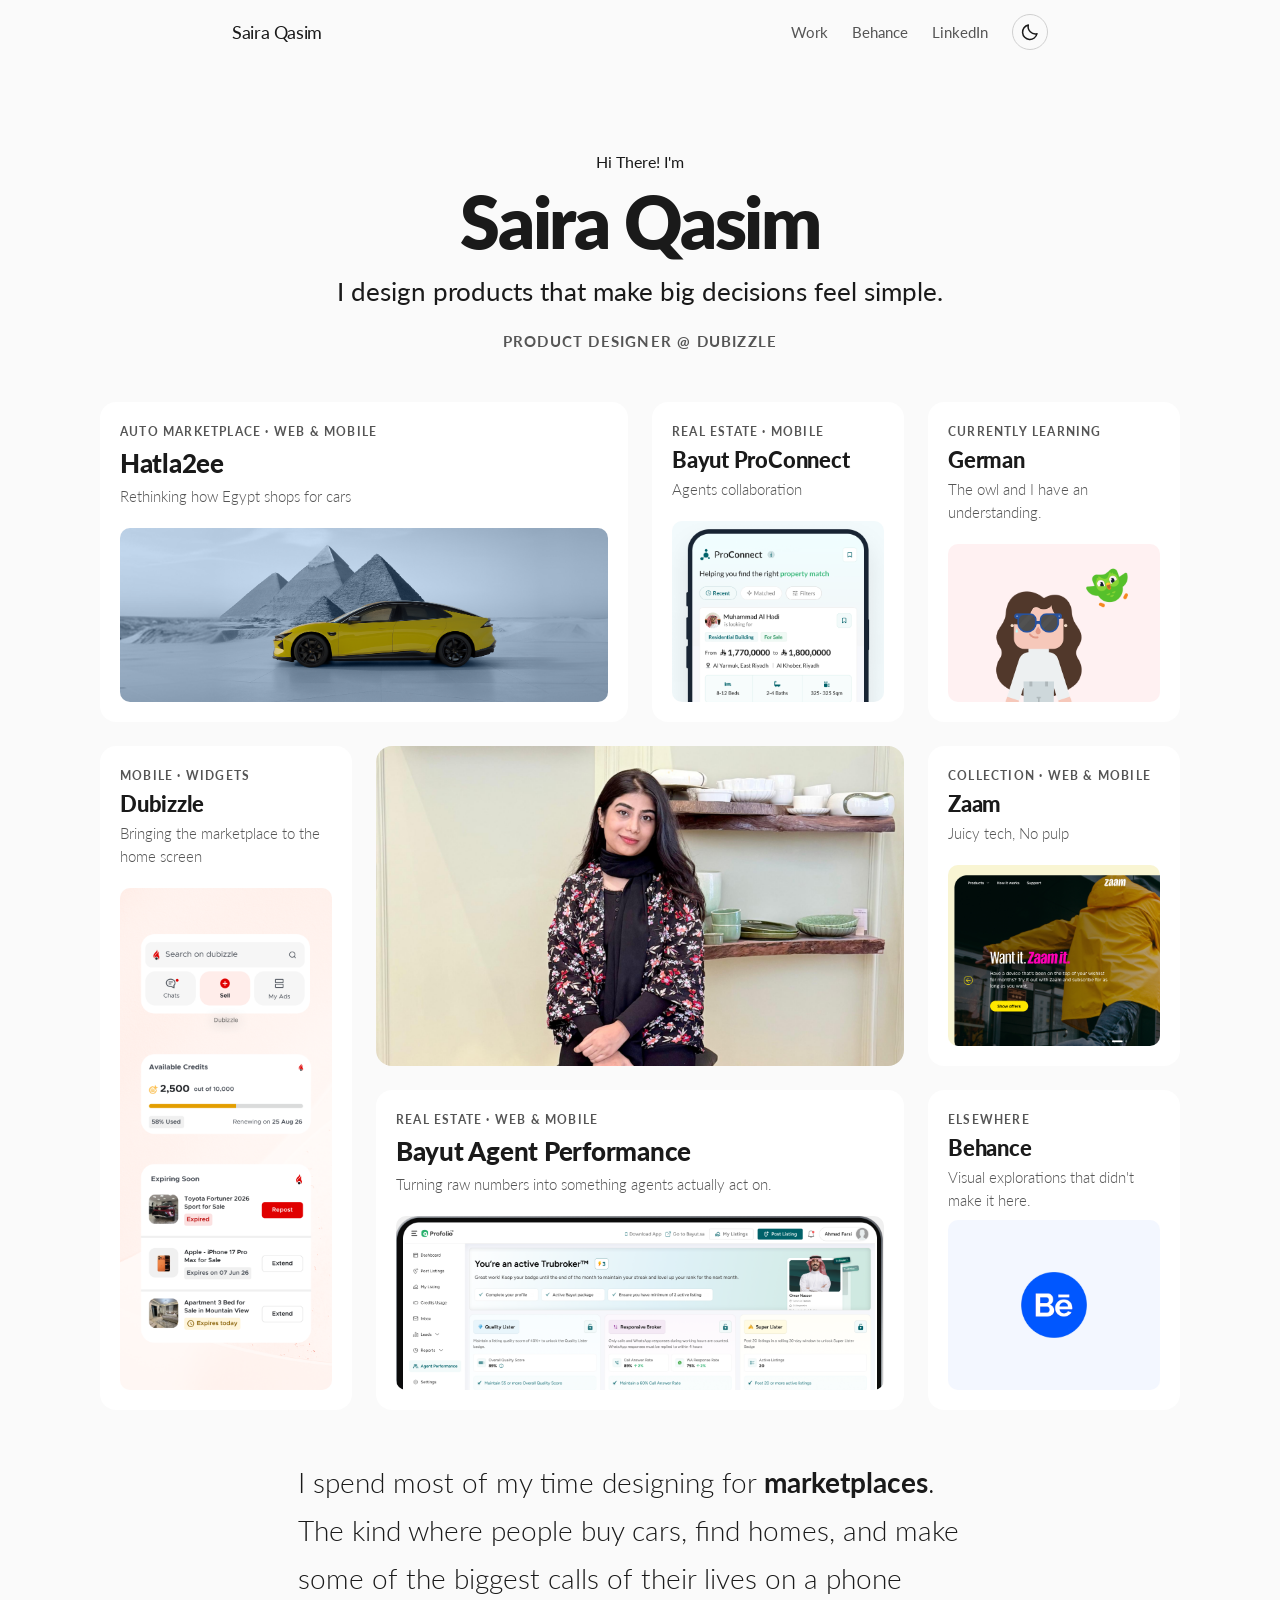
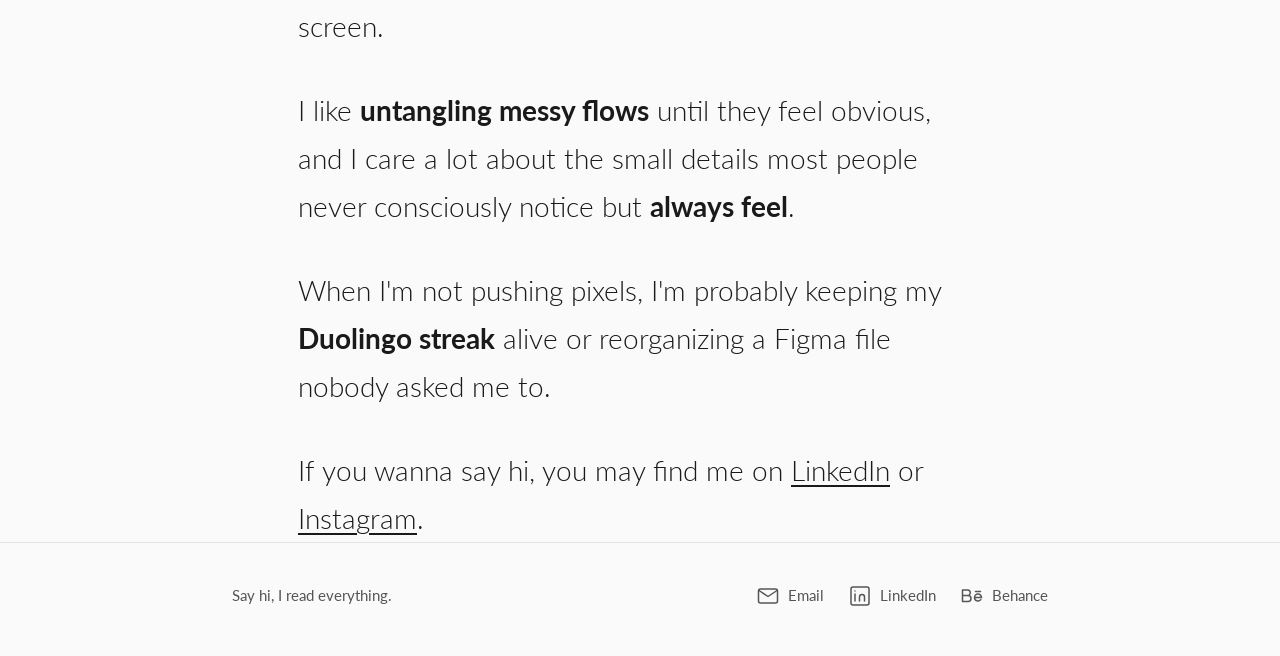
<file: index.html>
<!DOCTYPE html>
<html lang="en">
<head>
  <meta charset="UTF-8">
  <meta name="viewport" content="width=device-width, initial-scale=1.0">
  <title>Saira Qasim, Product Designer</title>
  <meta name="description" content="Saira Qasim is a product designer working on marketplaces, cars, homes, and the big decisions people make on a phone screen.">
  <!-- Apply saved theme before first paint (prevents flash of wrong theme) -->
  <script>
    (function(){try{var t=localStorage.getItem("theme")||(matchMedia("(prefers-color-scheme: dark)").matches?"dark":"light");document.documentElement.setAttribute("data-theme",t)}catch(e){}})();
  </script>
  <link rel="preconnect" href="https://fonts.googleapis.com">
  <link rel="preconnect" href="https://fonts.gstatic.com" crossorigin>
  <link href="https://fonts.googleapis.com/css2?family=Lato:wght@300;400;700;800;900&display=swap" rel="stylesheet">
  <link rel="stylesheet" href="styles.css">
</head>
<body>
  <a class="skip-link" href="#main">Skip to content</a>

  <header class="site-header">
    <div class="wrap">
      <a class="logo" href="index.html">Saira Qasim</a>
      <nav class="site-nav" aria-label="Main">
        <a href="#work">Work</a>
        <a href="https://www.behance.net/syraqasim1a912" target="_blank" rel="noopener">Behance</a>
        <a href="https://www.linkedin.com/in/saira-qasim/" target="_blank" rel="noopener">LinkedIn</a>
        <button class="theme-toggle" type="button" aria-label="Switch to dark mode">
          <svg class="icon-moon" viewBox="0 0 20 20" aria-hidden="true">
            <path d="M17 11.7A7.3 7.3 0 0 1 8.3 3 7.3 7.3 0 1 0 17 11.7Z" stroke-linejoin="round"/>
          </svg>
          <svg class="icon-sun" viewBox="0 0 20 20" aria-hidden="true">
            <circle cx="10" cy="10" r="4"/>
            <path d="M10 1v2M10 17v2M1 10h2M17 10h2M3.6 3.6l1.4 1.4M15 15l1.4 1.4M16.4 3.6L15 5M5 15l-1.4 1.4" stroke-linecap="round"/>
          </svg>
        </button>
      </nav>
    </div>
  </header>

  <main id="main" class="home-main">

    <!-- ============ Hero ============ -->
    <section class="hero">
      <p class="greeting">Hi There! I'm</p>
      <h1>Saira Qasim</h1>
      <p class="positioning">I design products that make big decisions feel simple.</p>
      <p class="role">Product Designer @ Dubizzle</p>
    </section>

    <!-- ============ Bento grid ============
         4 × 252px columns, 24px gaps, 320px rows.
         Row 1: Hatla2ee (×2) · ProConnect · German
         Row 2: Dubizzle (tall) · Photo (×2) · Zaam
         Row 3:      ↑         · Agent Performance (×2) · Behance
    -->
    <section id="work" class="bento">

      <!-- Hatla2ee, 528 × 320 -->
      <a class="card card--w2 card--hatla2ee" href="projects/hatla2ee.html">
        <div class="card-text">
          <span class="card-tag">Auto marketplace · Web &amp; Mobile</span>
          <h2 class="card-title">Hatla2ee</h2>
          <p class="card-desc">Rethinking how Egypt shops for cars</p>
        </div>
        <div class="card-media">
          <!-- Figma asset: "Remove Mountains or hills and add pyramids of Egypt in the background.png"
               + bg_removal [Background removed].png, tinted #22374D -->
          <img src="assets/Hatla2ee.png" alt="Hatla2ee, yellow sports car in front of the pyramids of Egypt">
        </div>
      </a>

      <!-- Bayut ProConnect, 252 × 320 -->
      <a class="card card--proconnect" href="projects/proconnect.html">
        <div class="card-text">
          <span class="card-tag">Real estate · Mobile</span>
          <h2 class="card-title">Bayut ProConnect</h2>
          <p class="card-desc">Agents collaboration</p>
        </div>
        <div class="card-media">
          <!-- Figma: iPhone 15 Pro mockup, ProConnect community feed -->
          <img class="art-light" src="assets/Proconnect.png" alt="Bayut ProConnect community feed on an iPhone">
          <img class="art-dark" src="assets/Proconnect%20-%20dark.png" alt="" aria-hidden="true">
        </div>
      </a>

      <!-- Currently learning German, 252 × 320 -->
      <a class="card card--german" href="https://www.duolingo.com/profile/SyraQasim"
         target="_blank" rel="noopener" data-cursor="Follow me on Duolingo">
        <div class="card-text">
          <span class="card-tag">Currently Learning</span>
          <h2 class="card-title">German</h2>
          <p class="card-desc">The owl and I have an understanding.</p>
        </div>
        <div class="card-media">
          <!-- Figma: Duo owl (bg removed) + streak flame -->
          <img class="art-light" src="assets/Duolingo.png" alt="Duolingo owl and streak counter">
          <img class="art-dark" src="assets/Duolingo%20-%20dark.png" alt="" aria-hidden="true">
        </div>
      </a>

      <!-- dubizzle widgets, 252 × 664 (spans two rows) -->
      <a class="card card--h2 card--dubizzle" href="projects/home-screen-widgets.html">
        <div class="card-text">
          <span class="card-tag">Mobile · Widgets</span>
          <h2 class="card-title">Dubizzle</h2>
          <p class="card-desc">Bringing the marketplace to the home screen</p>
        </div>
        <div class="card-media">
          <!-- Figma: iOS home screen wallpaper + three widget layers -->
          <img class="art-light" src="assets/Dubizzle%20widgets.png" alt="dubizzle widgets on an iOS home screen">
          <img class="art-dark" src="assets/Dubizzle%20widgets%20-%20dark.png" alt="" aria-hidden="true">
        </div>
      </a>

      <!-- Photo, 528 × 320, image only -->
      <div class="card card--w2 card--photo">
        <img src="assets/Saira%20profile.png" alt="Saira Qasim">
      </div>

      <!-- Zaam, 252 × 320 -->
      <a class="card card--zaam" href="projects/zaam.html">
        <div class="card-text">
          <span class="card-tag">Collection · Web &amp; Mobile</span>
          <h2 class="card-title">Zaam</h2>
          <p class="card-desc">Juicy tech, No pulp</p>
        </div>
        <div class="card-media">
          <!-- Figma: Zaam site banner, "Want it. Zaam it." -->
          <img class="art-light" src="assets/Zaam.png" alt="Zaam website banner, Want it. Zaam it.">
          <img class="art-dark" src="assets/Zaam%20-%20dark.png" alt="" aria-hidden="true">
        </div>
      </a>

      <!-- Bayut Agent Performance, 528 × 320 -->
      <a class="card card--w2 card--agent" href="projects/agent-performance.html">
        <div class="card-text">
          <span class="card-tag">Real estate · Web &amp; Mobile</span>
          <h2 class="card-title">Bayut Agent Performance</h2>
          <p class="card-desc">Turning raw numbers into something agents actually act on.</p>
        </div>
        <div class="card-media">
          <!-- Figma: laptop mockup, "Agent Performance - unLocked State.png" -->
          <img src="assets/Agent%20performance.png" alt="Bayut Agent Performance dashboard on a laptop">
        </div>
      </a>

      <!-- Behance, 252 × 320 -->
      <a class="card card--behance" href="https://www.behance.net/syraqasim1a912"
         target="_blank" rel="noopener" data-cursor="Follow me on Behance">
        <div class="card-text">
          <span class="card-tag">Elsewhere</span>
          <h2 class="card-title">Behance</h2>
          <p class="card-desc">Visual explorations that didn't make it here.</p>
        </div>
        <div class="card-media">
          <!-- Figma: Behance mark, 82 × 82, centered -->
          <img class="art-light" src="assets/Behance.png" alt="Behance logo">
          <img class="art-dark" src="assets/Behance%20-%20dark.png" alt="" aria-hidden="true">
        </div>
      </a>

    </section>

    <!-- ============ Bio ============
         Broken into beats rather than one block, with <strong> carrying the
         emphasis. Lato has no 500, so emphasis steps 300 → 700. -->
    <section class="bio">
      <p>
        I spend most of my time designing for <strong>marketplaces</strong>. The kind
        where people buy cars, find homes, and make some of the biggest calls of their
        lives on a phone screen.
      </p>

      <p>
        I like <strong>untangling messy flows</strong> until they feel obvious, and I
        care a lot about the small details most people never consciously notice but
        <strong>always feel</strong>.
      </p>

      <p>
        When I'm not pushing pixels, I'm probably keeping my
        <strong>Duolingo streak</strong> alive or reorganizing a Figma file nobody
        asked me to.
      </p>

      <p>
        If you wanna say hi, you may find me on
        <a href="https://www.linkedin.com/in/saira-qasim/" target="_blank" rel="noopener">LinkedIn</a>
        or <a href="https://www.instagram.com/syraphicss/" target="_blank" rel="noopener">Instagram</a>.
      </p>
    </section>

  </main>

  <!-- ============ Footer ============ -->
  <footer class="site-footer">
    <div class="wrap">
      <p class="footer-note">Say hi, I read everything.</p>
      <nav class="footer-links" aria-label="Contact and profiles">
        <a href="mailto:hello@sairaqasim.com">
          <svg viewBox="0 0 24 24" aria-hidden="true">
            <rect x="2.5" y="5" width="19" height="14" rx="2"/>
            <path d="m3 6.5 9 6 9-6" stroke-linecap="round" stroke-linejoin="round"/>
          </svg>
          Email
        </a>
        <a href="https://www.linkedin.com/in/saira-qasim/" target="_blank" rel="noopener">
          <svg viewBox="0 0 24 24" aria-hidden="true">
            <rect x="3" y="3" width="18" height="18" rx="2"/>
            <path d="M7 10v7M7 7v.01M11.5 17v-4a2.5 2.5 0 0 1 5 0v4" stroke-linecap="round"/>
          </svg>
          LinkedIn
        </a>
        <a href="https://www.behance.net/syraqasim1a912" target="_blank" rel="noopener">
          <svg viewBox="0 0 24 24" aria-hidden="true">
            <path d="M2.5 6h5a2.75 2.75 0 0 1 0 5.5h-5V6ZM2.5 11.5h5.5a3 3 0 0 1 0 6H2.5v-6Z" stroke-linejoin="round"/>
            <path d="M14.5 13.5h7a3.5 3.5 0 0 0-7 0 3.5 3.5 0 0 0 6.3 2.1M15.5 7.5h5" stroke-linecap="round"/>
          </svg>
          Behance
        </a>
      </nav>
    </div>
  </footer>

  <script src="script.js"></script>
</body>
</html>
</file>
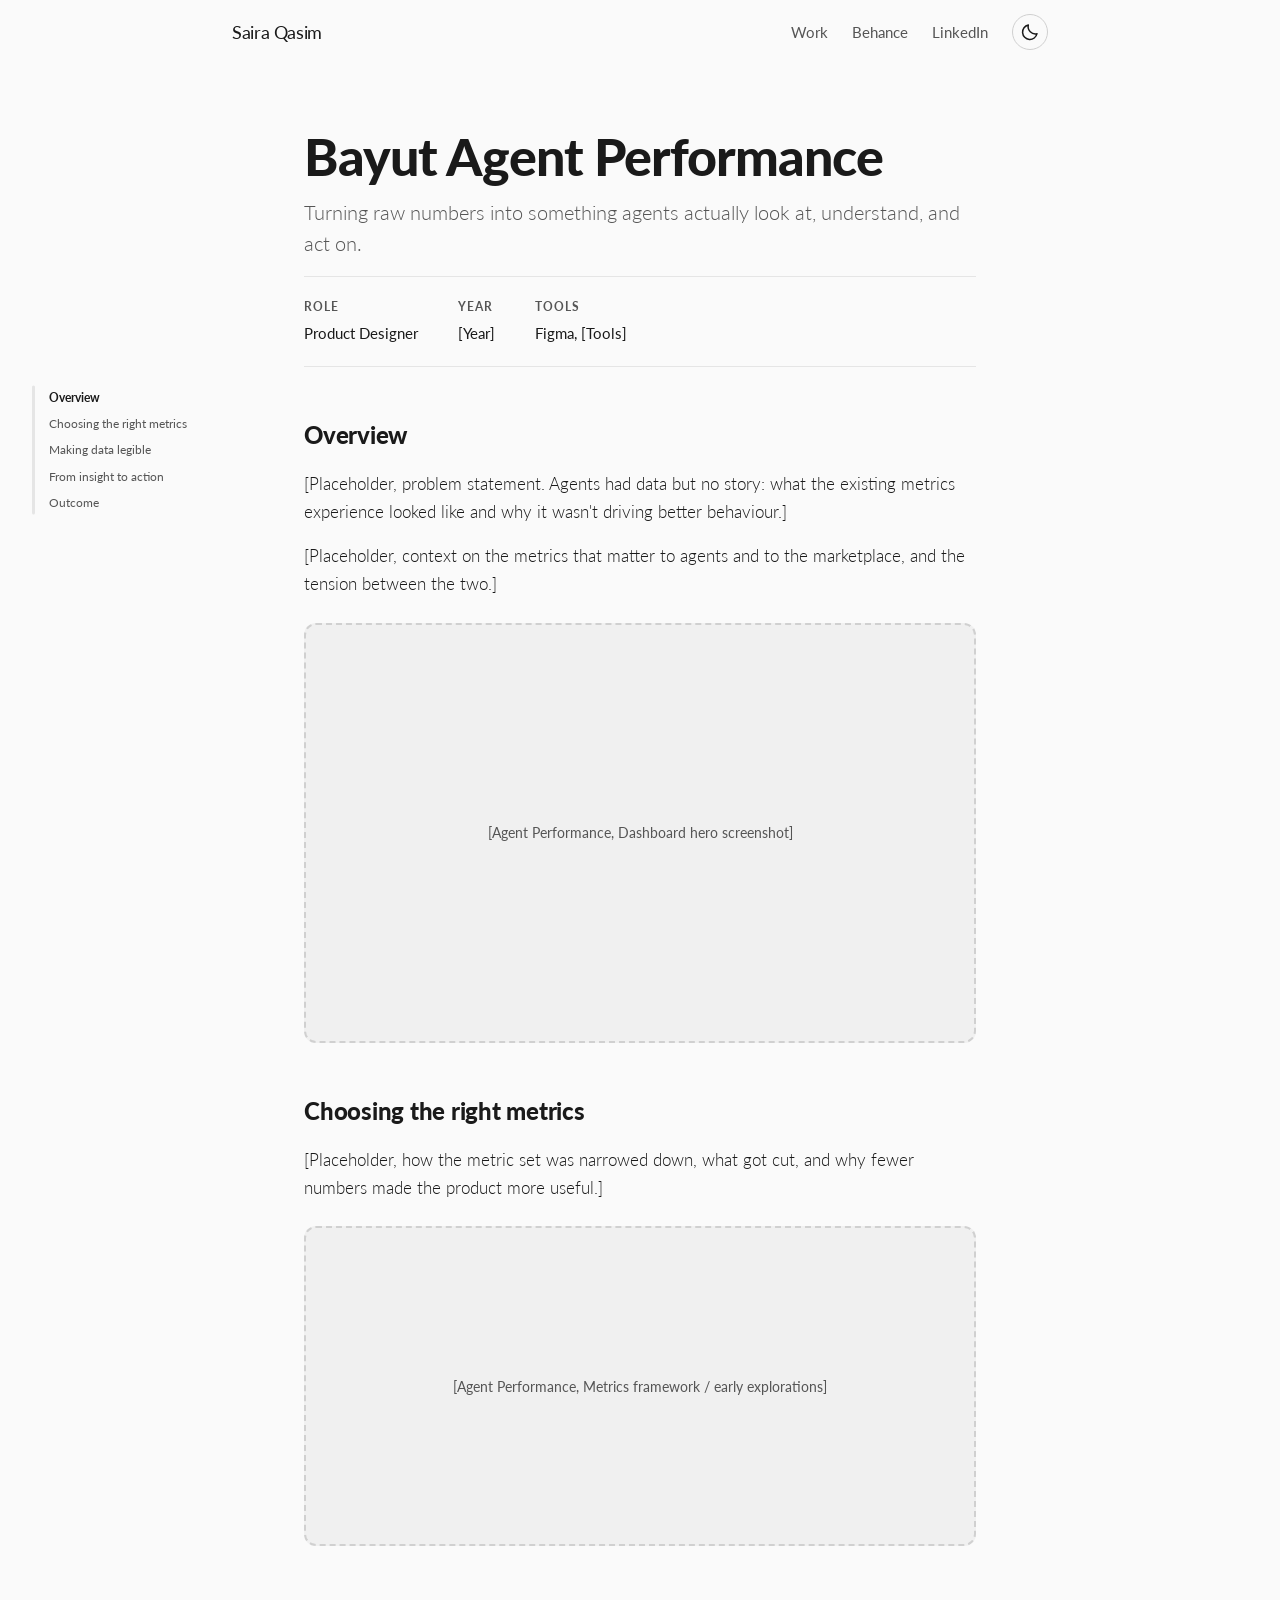
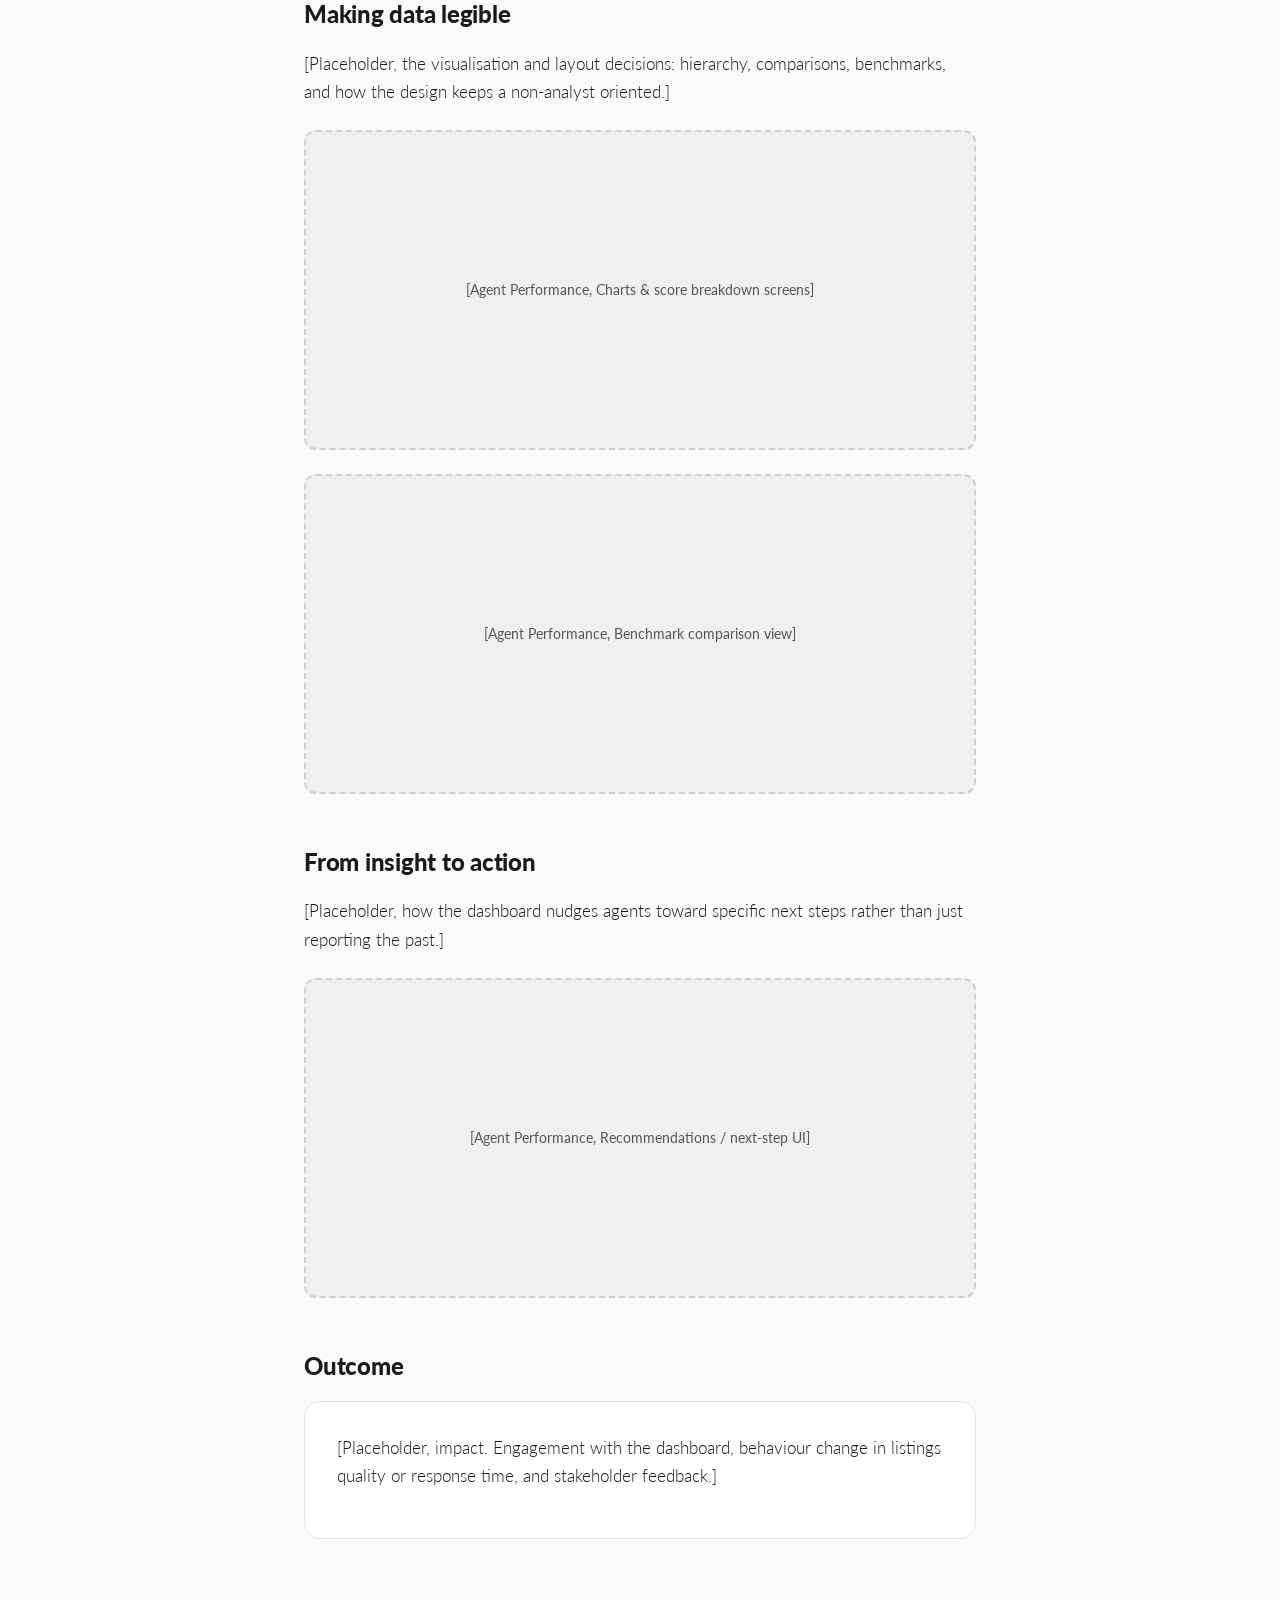
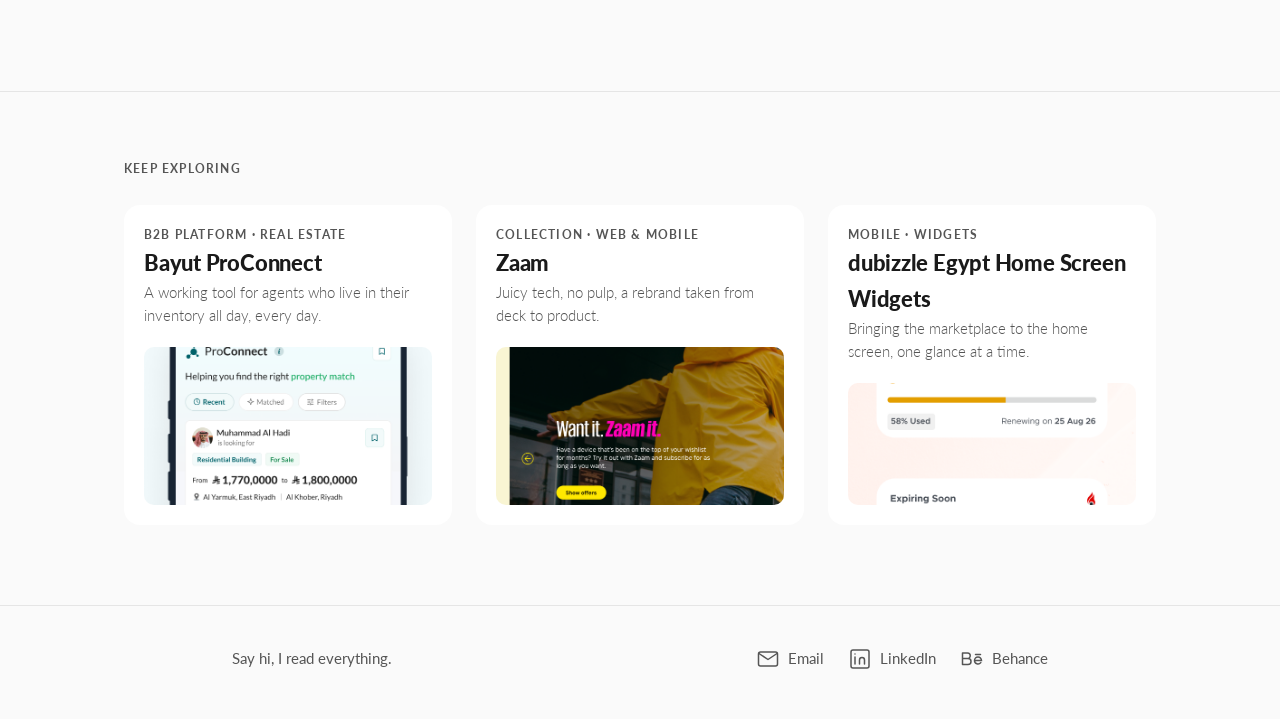
<file: projects/agent-performance.html>
<!DOCTYPE html>
<html lang="en">
<head>
  <meta charset="UTF-8">
  <meta name="viewport" content="width=device-width, initial-scale=1.0">
  <title>Bayut Agent Performance, Saira Qasim</title>
  <meta name="description" content="Case study: designing the Bayut Agent Performance dashboard.">
  <!-- Apply saved theme before first paint (prevents flash of wrong theme) -->
  <script>
    (function(){try{var t=localStorage.getItem("theme")||(matchMedia("(prefers-color-scheme: dark)").matches?"dark":"light");document.documentElement.setAttribute("data-theme",t)}catch(e){}})();
  </script>
  <link rel="preconnect" href="https://fonts.googleapis.com">
  <link rel="preconnect" href="https://fonts.gstatic.com" crossorigin>
  <link href="https://fonts.googleapis.com/css2?family=Lato:wght@300;400;700;800;900&display=swap" rel="stylesheet">
  <link rel="stylesheet" href="../styles.css">
</head>
<body>
  <a class="skip-link" href="#main">Skip to content</a>

  <!-- Reading progress: vertical sidebar on desktop, top bar on mobile -->
  <div class="read-progress" aria-hidden="true"><div class="read-progress-fill"></div></div>

  <header class="site-header">
    <div class="wrap">
      <a class="logo" href="../index.html">Saira Qasim</a>
      <nav class="site-nav" aria-label="Main">
        <a href="../index.html#work">Work</a>
        <a href="https://www.behance.net/syraqasim1a912" target="_blank" rel="noopener">Behance</a>
        <a href="https://www.linkedin.com/in/saira-qasim/" target="_blank" rel="noopener">LinkedIn</a>
        <button class="theme-toggle" type="button" aria-label="Switch to dark mode">
          <svg class="icon-moon" viewBox="0 0 20 20" aria-hidden="true">
            <path d="M17 11.7A7.3 7.3 0 0 1 8.3 3 7.3 7.3 0 1 0 17 11.7Z" stroke-linejoin="round"/>
          </svg>
          <svg class="icon-sun" viewBox="0 0 20 20" aria-hidden="true">
            <circle cx="10" cy="10" r="4"/>
            <path d="M10 1v2M10 17v2M1 10h2M17 10h2M3.6 3.6l1.4 1.4M15 15l1.4 1.4M16.4 3.6L15 5M5 15l-1.4 1.4" stroke-linecap="round"/>
          </svg>
        </button>
      </nav>
    </div>
  </header>

  <main id="main">
    <article class="case">

      <!-- ===== Title / summary / meta ===== -->
      <header class="case-header">
        <h1>Bayut Agent Performance</h1>
        <p class="case-summary">Turning raw numbers into something agents actually look at, understand, and act on.</p>
        <dl class="case-meta">
          <div><dt>Role</dt><dd>Product Designer</dd></div>
          <div><dt>Year</dt><dd>[Year]</dd></div>
          <div><dt>Tools</dt><dd>Figma, [Tools]</dd></div>
        </dl>
      </header>

      <!-- ===== Overview / problem statement (placeholder) ===== -->
      <section aria-labelledby="h-overview">
        <h2 id="h-overview">Overview</h2>
        <p>[Placeholder, problem statement. Agents had data but no story: what the existing metrics experience looked like and why it wasn't driving better behaviour.]</p>
        <p>[Placeholder, context on the metrics that matter to agents and to the marketplace, and the tension between the two.]</p>
        <div class="img-placeholder img-placeholder--wide">[Agent Performance, Dashboard hero screenshot]</div>
      </section>

      <!-- ===== Content section 1 ===== -->
      <section aria-labelledby="h-metrics">
        <h2 id="h-metrics">Choosing the right metrics</h2>
        <p>[Placeholder, how the metric set was narrowed down, what got cut, and why fewer numbers made the product more useful.]</p>
        <div class="img-placeholder">[Agent Performance, Metrics framework / early explorations]</div>
      </section>

      <!-- ===== Content section 2 ===== -->
      <section aria-labelledby="h-visualisation">
        <h2 id="h-visualisation">Making data legible</h2>
        <p>[Placeholder, the visualisation and layout decisions: hierarchy, comparisons, benchmarks, and how the design keeps a non-analyst oriented.]</p>
        <div class="img-placeholder">[Agent Performance, Charts & score breakdown screens]</div>
        <div class="img-placeholder">[Agent Performance, Benchmark comparison view]</div>
      </section>

      <!-- ===== Content section 3 ===== -->
      <section aria-labelledby="h-actions">
        <h2 id="h-actions">From insight to action</h2>
        <p>[Placeholder, how the dashboard nudges agents toward specific next steps rather than just reporting the past.]</p>
        <div class="img-placeholder">[Agent Performance, Recommendations / next-step UI]</div>
      </section>

      <!-- ===== Outcome / impact (placeholder metrics) ===== -->
      <section aria-labelledby="h-outcome">
        <h2 id="h-outcome">Outcome</h2>
        <div class="case-outcome">
          <p>[Placeholder, impact. Engagement with the dashboard, behaviour change in listings quality or response time, and stakeholder feedback.]</p>
        </div>
      </section>

    </article>

    <!-- ===== Explore other projects ===== -->
    <section class="explore" aria-labelledby="h-explore">
      <div class="wrap">
        <h2 class="section-label" id="h-explore">Keep exploring</h2>
        <div class="bento">
          <a class="card card--md" href="proconnect.html">
            <div class="card-text">
              <span class="card-tag">B2B platform · Real estate</span>
              <h3 class="card-title">Bayut ProConnect</h3>
              <p class="card-desc">A working tool for agents who live in their inventory all day, every day.</p>
            </div>
            <div class="card-media"><img src="../assets/Proconnect.png" alt="Bayut ProConnect community feed on an iPhone"></div>
          </a>
          <a class="card card--md" href="zaam.html">
            <div class="card-text">
              <span class="card-tag">Collection · Web &amp; Mobile</span>
              <h3 class="card-title">Zaam</h3>
              <p class="card-desc">Juicy tech, no pulp, a rebrand taken from deck to product.</p>
            </div>
            <div class="card-media"><img src="../assets/Zaam.png" alt="Zaam website banner, Want it. Zaam it."></div>
          </a>
          <a class="card card--md" href="home-screen-widgets.html">
            <div class="card-text">
              <span class="card-tag">Mobile · Widgets</span>
              <h3 class="card-title">dubizzle Egypt Home Screen Widgets</h3>
              <p class="card-desc">Bringing the marketplace to the home screen, one glance at a time.</p>
            </div>
            <div class="card-media"><img src="../assets/Dubizzle%20widgets.png" alt="dubizzle widgets on an iOS home screen"></div>
          </a>
        </div>
      </div>
    </section>
  </main>

  <footer class="site-footer">
    <div class="wrap">
      <p class="footer-note">Say hi, I read everything.</p>
      <nav class="footer-links" aria-label="Contact and profiles">
        <a href="mailto:hello@sairaqasim.com">
          <svg viewBox="0 0 24 24" aria-hidden="true">
            <rect x="2.5" y="5" width="19" height="14" rx="2"/>
            <path d="m3 6.5 9 6 9-6" stroke-linecap="round" stroke-linejoin="round"/>
          </svg>
          Email
        </a>
        <a href="https://www.linkedin.com/in/saira-qasim/" target="_blank" rel="noopener">
          <svg viewBox="0 0 24 24" aria-hidden="true">
            <rect x="3" y="3" width="18" height="18" rx="2"/>
            <path d="M7 10v7M7 7v.01M11.5 17v-4a2.5 2.5 0 0 1 5 0v4" stroke-linecap="round"/>
          </svg>
          LinkedIn
        </a>
        <a href="https://www.behance.net/syraqasim1a912" target="_blank" rel="noopener">
          <svg viewBox="0 0 24 24" aria-hidden="true">
            <path d="M2.5 6h5a2.75 2.75 0 0 1 0 5.5h-5V6ZM2.5 11.5h5.5a3 3 0 0 1 0 6H2.5v-6Z" stroke-linejoin="round"/>
            <path d="M14.5 13.5h7a3.5 3.5 0 0 0-7 0 3.5 3.5 0 0 0 6.3 2.1M15.5 7.5h5" stroke-linecap="round"/>
          </svg>
          Behance
        </a>
      </nav>
    </div>
  </footer>

  <script src="../script.js"></script>
</body>
</html>
</file>
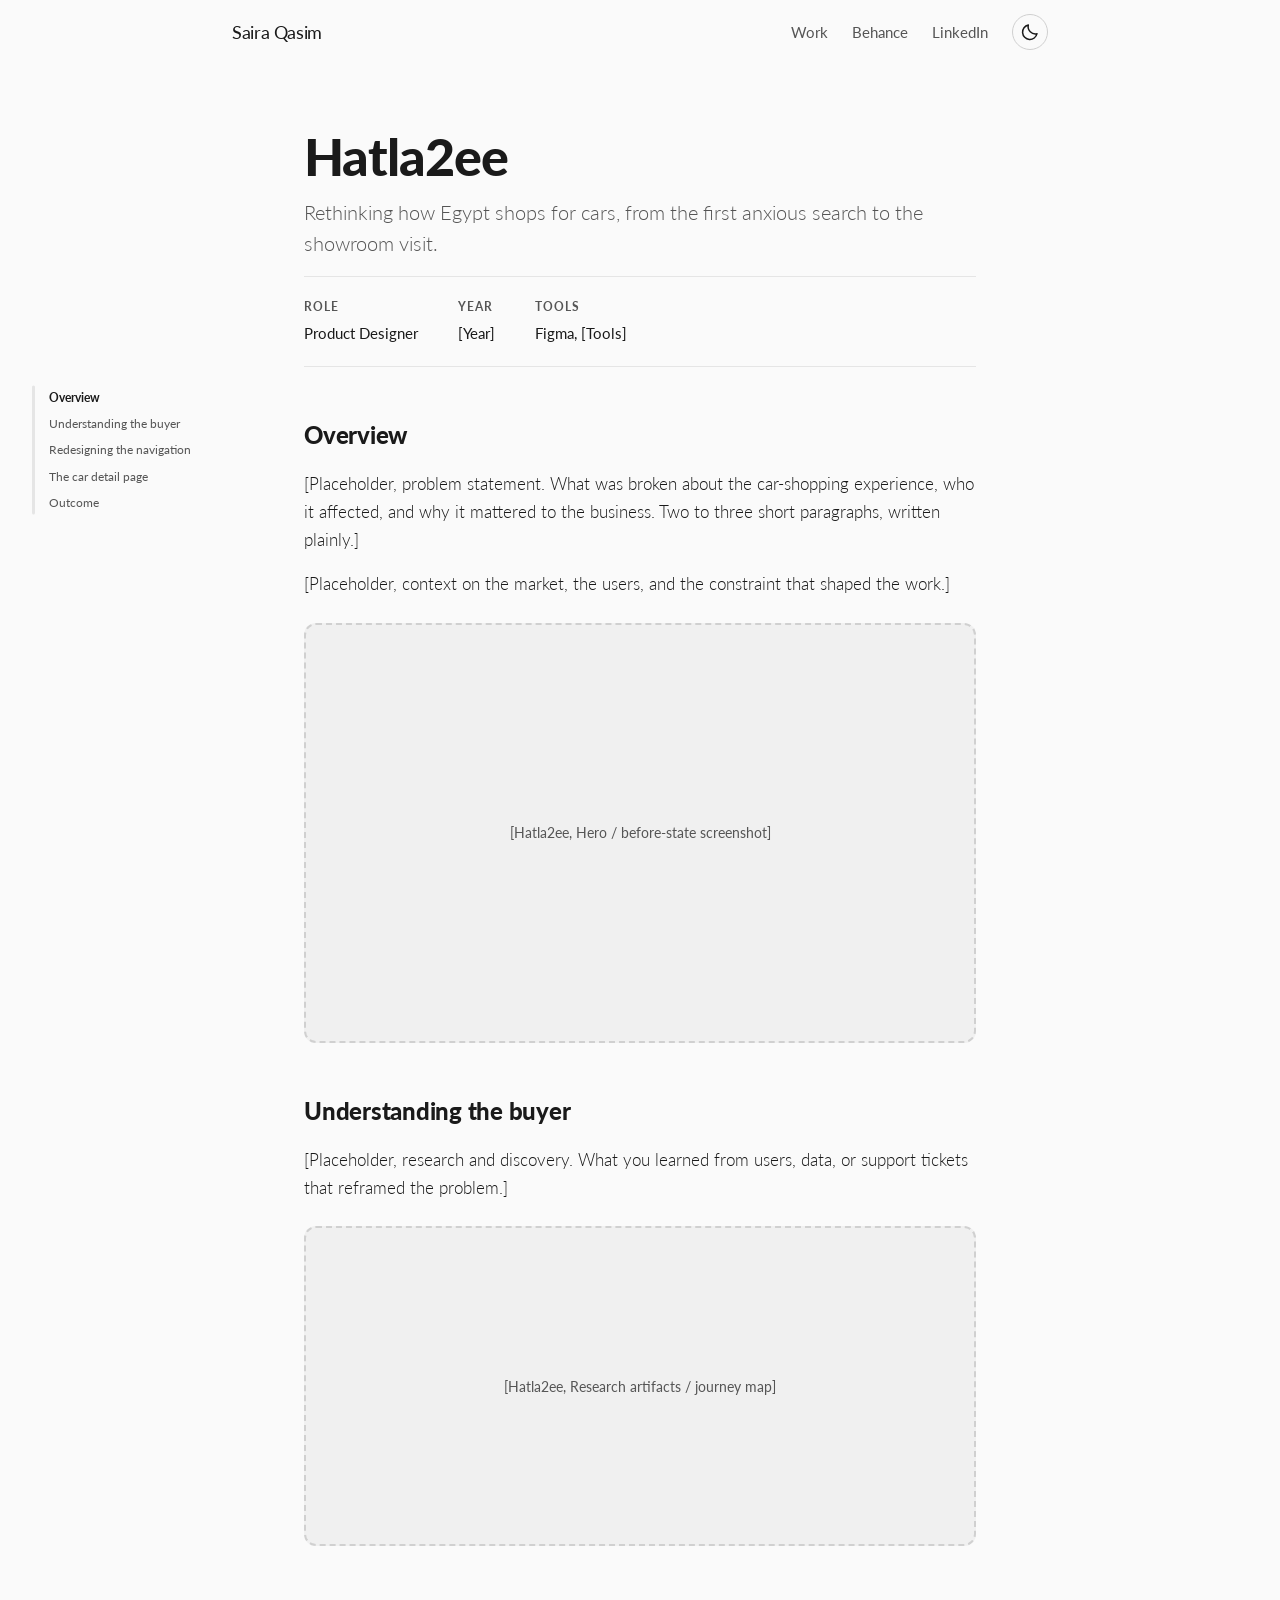
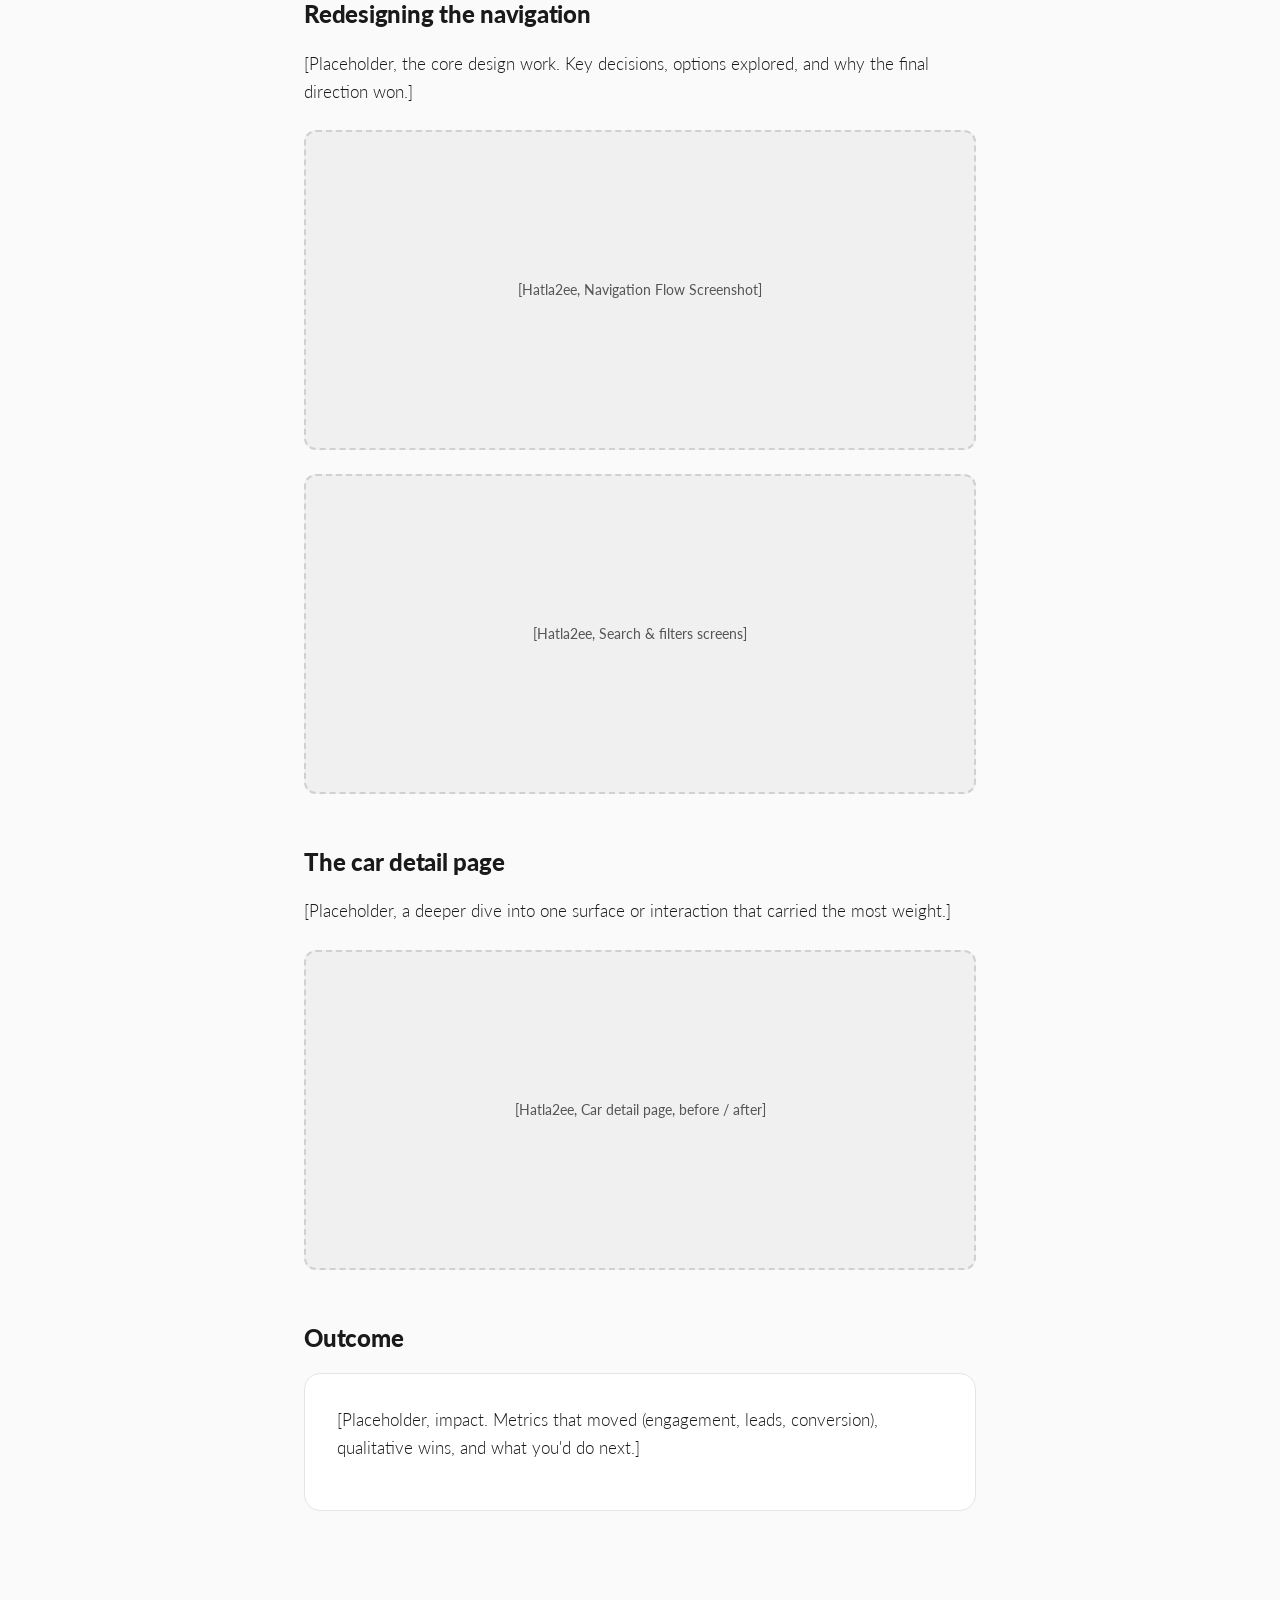
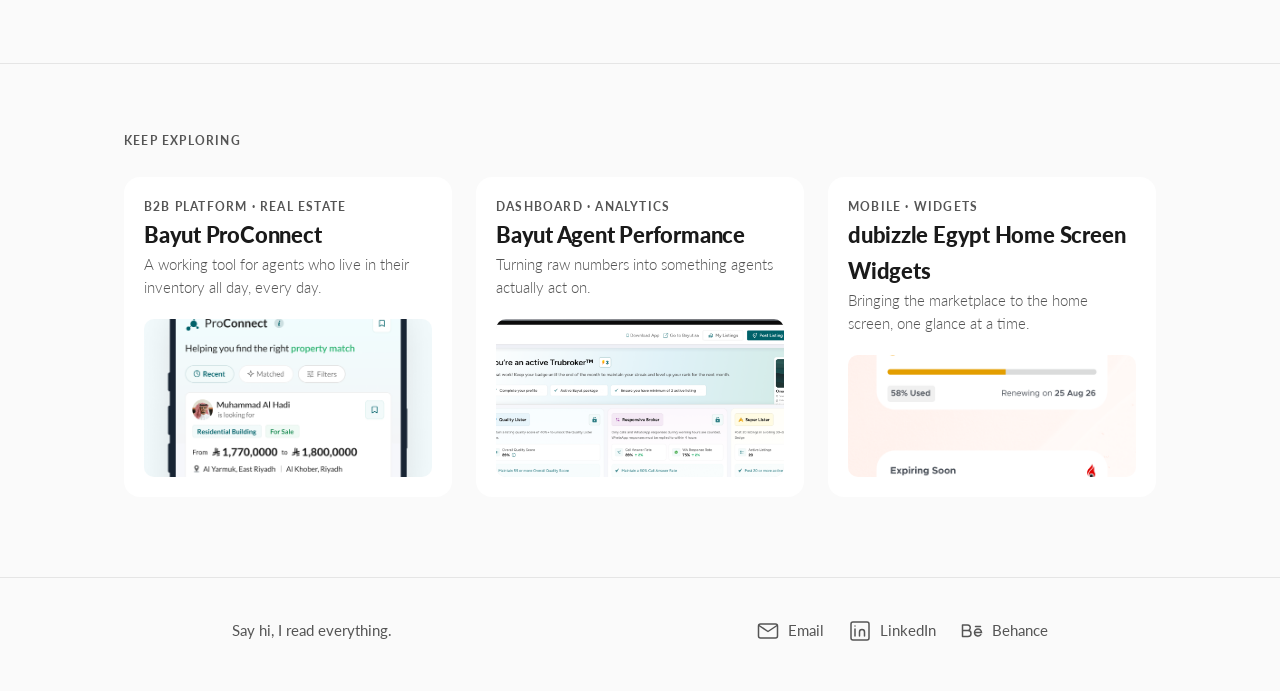
<file: projects/hatla2ee.html>
<!DOCTYPE html>
<html lang="en">
<head>
  <meta charset="UTF-8">
  <meta name="viewport" content="width=device-width, initial-scale=1.0">
  <title>Hatla2ee, Saira Qasim</title>
  <meta name="description" content="Case study: rethinking how Egypt shops for cars on Hatla2ee.">
  <!-- Apply saved theme before first paint (prevents flash of wrong theme) -->
  <script>
    (function(){try{var t=localStorage.getItem("theme")||(matchMedia("(prefers-color-scheme: dark)").matches?"dark":"light");document.documentElement.setAttribute("data-theme",t)}catch(e){}})();
  </script>
  <link rel="preconnect" href="https://fonts.googleapis.com">
  <link rel="preconnect" href="https://fonts.gstatic.com" crossorigin>
  <link href="https://fonts.googleapis.com/css2?family=Lato:wght@300;400;700;800;900&display=swap" rel="stylesheet">
  <link rel="stylesheet" href="../styles.css">
</head>
<body>
  <a class="skip-link" href="#main">Skip to content</a>

  <!-- Reading progress: vertical sidebar on desktop, top bar on mobile -->
  <div class="read-progress" aria-hidden="true"><div class="read-progress-fill"></div></div>

  <header class="site-header">
    <div class="wrap">
      <a class="logo" href="../index.html">Saira Qasim</a>
      <nav class="site-nav" aria-label="Main">
        <a href="../index.html#work">Work</a>
        <a href="https://www.behance.net/syraqasim1a912" target="_blank" rel="noopener">Behance</a>
        <a href="https://www.linkedin.com/in/saira-qasim/" target="_blank" rel="noopener">LinkedIn</a>
        <button class="theme-toggle" type="button" aria-label="Switch to dark mode">
          <svg class="icon-moon" viewBox="0 0 20 20" aria-hidden="true">
            <path d="M17 11.7A7.3 7.3 0 0 1 8.3 3 7.3 7.3 0 1 0 17 11.7Z" stroke-linejoin="round"/>
          </svg>
          <svg class="icon-sun" viewBox="0 0 20 20" aria-hidden="true">
            <circle cx="10" cy="10" r="4"/>
            <path d="M10 1v2M10 17v2M1 10h2M17 10h2M3.6 3.6l1.4 1.4M15 15l1.4 1.4M16.4 3.6L15 5M5 15l-1.4 1.4" stroke-linecap="round"/>
          </svg>
        </button>
      </nav>
    </div>
  </header>

  <main id="main">
    <article class="case">

      <!-- ===== Title / summary / meta ===== -->
      <header class="case-header">
        <h1>Hatla2ee</h1>
        <p class="case-summary">Rethinking how Egypt shops for cars, from the first anxious search to the showroom visit.</p>
        <dl class="case-meta">
          <div><dt>Role</dt><dd>Product Designer</dd></div>
          <div><dt>Year</dt><dd>[Year]</dd></div>
          <div><dt>Tools</dt><dd>Figma, [Tools]</dd></div>
        </dl>
      </header>

      <!-- ===== Overview / problem statement (placeholder) ===== -->
      <section aria-labelledby="h-overview">
        <h2 id="h-overview">Overview</h2>
        <p>[Placeholder, problem statement. What was broken about the car-shopping experience, who it affected, and why it mattered to the business. Two to three short paragraphs, written plainly.]</p>
        <p>[Placeholder, context on the market, the users, and the constraint that shaped the work.]</p>
        <div class="img-placeholder img-placeholder--wide">[Hatla2ee, Hero / before-state screenshot]</div>
      </section>

      <!-- ===== Content section 1 ===== -->
      <section aria-labelledby="h-research">
        <h2 id="h-research">Understanding the buyer</h2>
        <p>[Placeholder, research and discovery. What you learned from users, data, or support tickets that reframed the problem.]</p>
        <div class="img-placeholder">[Hatla2ee, Research artifacts / journey map]</div>
      </section>

      <!-- ===== Content section 2 ===== -->
      <section aria-labelledby="h-navigation">
        <h2 id="h-navigation">Redesigning the navigation</h2>
        <p>[Placeholder, the core design work. Key decisions, options explored, and why the final direction won.]</p>
        <div class="img-placeholder">[Hatla2ee, Navigation Flow Screenshot]</div>
        <div class="img-placeholder">[Hatla2ee, Search & filters screens]</div>
      </section>

      <!-- ===== Content section 3 ===== -->
      <section aria-labelledby="h-detail">
        <h2 id="h-detail">The car detail page</h2>
        <p>[Placeholder, a deeper dive into one surface or interaction that carried the most weight.]</p>
        <div class="img-placeholder">[Hatla2ee, Car detail page, before / after]</div>
      </section>

      <!-- ===== Outcome / impact (placeholder metrics) ===== -->
      <section aria-labelledby="h-outcome">
        <h2 id="h-outcome">Outcome</h2>
        <div class="case-outcome">
          <p>[Placeholder, impact. Metrics that moved (engagement, leads, conversion), qualitative wins, and what you'd do next.]</p>
        </div>
      </section>

    </article>

    <!-- ===== Explore other projects ===== -->
    <section class="explore" aria-labelledby="h-explore">
      <div class="wrap">
        <h2 class="section-label" id="h-explore">Keep exploring</h2>
        <div class="bento">
          <a class="card card--md" href="proconnect.html">
            <div class="card-text">
              <span class="card-tag">B2B platform · Real estate</span>
              <h3 class="card-title">Bayut ProConnect</h3>
              <p class="card-desc">A working tool for agents who live in their inventory all day, every day.</p>
            </div>
            <div class="card-media"><img src="../assets/Proconnect.png" alt="Bayut ProConnect community feed on an iPhone"></div>
          </a>
          <a class="card card--md" href="agent-performance.html">
            <div class="card-text">
              <span class="card-tag">Dashboard · Analytics</span>
              <h3 class="card-title">Bayut Agent Performance</h3>
              <p class="card-desc">Turning raw numbers into something agents actually act on.</p>
            </div>
            <div class="card-media"><img src="../assets/Agent%20performance.png" alt="Bayut Agent Performance dashboard on a laptop"></div>
          </a>
          <a class="card card--md" href="home-screen-widgets.html">
            <div class="card-text">
              <span class="card-tag">Mobile · Widgets</span>
              <h3 class="card-title">dubizzle Egypt Home Screen Widgets</h3>
              <p class="card-desc">Bringing the marketplace to the home screen, one glance at a time.</p>
            </div>
            <div class="card-media"><img src="../assets/Dubizzle%20widgets.png" alt="dubizzle widgets on an iOS home screen"></div>
          </a>
        </div>
      </div>
    </section>
  </main>

  <footer class="site-footer">
    <div class="wrap">
      <p class="footer-note">Say hi, I read everything.</p>
      <nav class="footer-links" aria-label="Contact and profiles">
        <a href="mailto:hello@sairaqasim.com">
          <svg viewBox="0 0 24 24" aria-hidden="true">
            <rect x="2.5" y="5" width="19" height="14" rx="2"/>
            <path d="m3 6.5 9 6 9-6" stroke-linecap="round" stroke-linejoin="round"/>
          </svg>
          Email
        </a>
        <a href="https://www.linkedin.com/in/saira-qasim/" target="_blank" rel="noopener">
          <svg viewBox="0 0 24 24" aria-hidden="true">
            <rect x="3" y="3" width="18" height="18" rx="2"/>
            <path d="M7 10v7M7 7v.01M11.5 17v-4a2.5 2.5 0 0 1 5 0v4" stroke-linecap="round"/>
          </svg>
          LinkedIn
        </a>
        <a href="https://www.behance.net/syraqasim1a912" target="_blank" rel="noopener">
          <svg viewBox="0 0 24 24" aria-hidden="true">
            <path d="M2.5 6h5a2.75 2.75 0 0 1 0 5.5h-5V6ZM2.5 11.5h5.5a3 3 0 0 1 0 6H2.5v-6Z" stroke-linejoin="round"/>
            <path d="M14.5 13.5h7a3.5 3.5 0 0 0-7 0 3.5 3.5 0 0 0 6.3 2.1M15.5 7.5h5" stroke-linecap="round"/>
          </svg>
          Behance
        </a>
      </nav>
    </div>
  </footer>

  <script src="../script.js"></script>
</body>
</html>
</file>
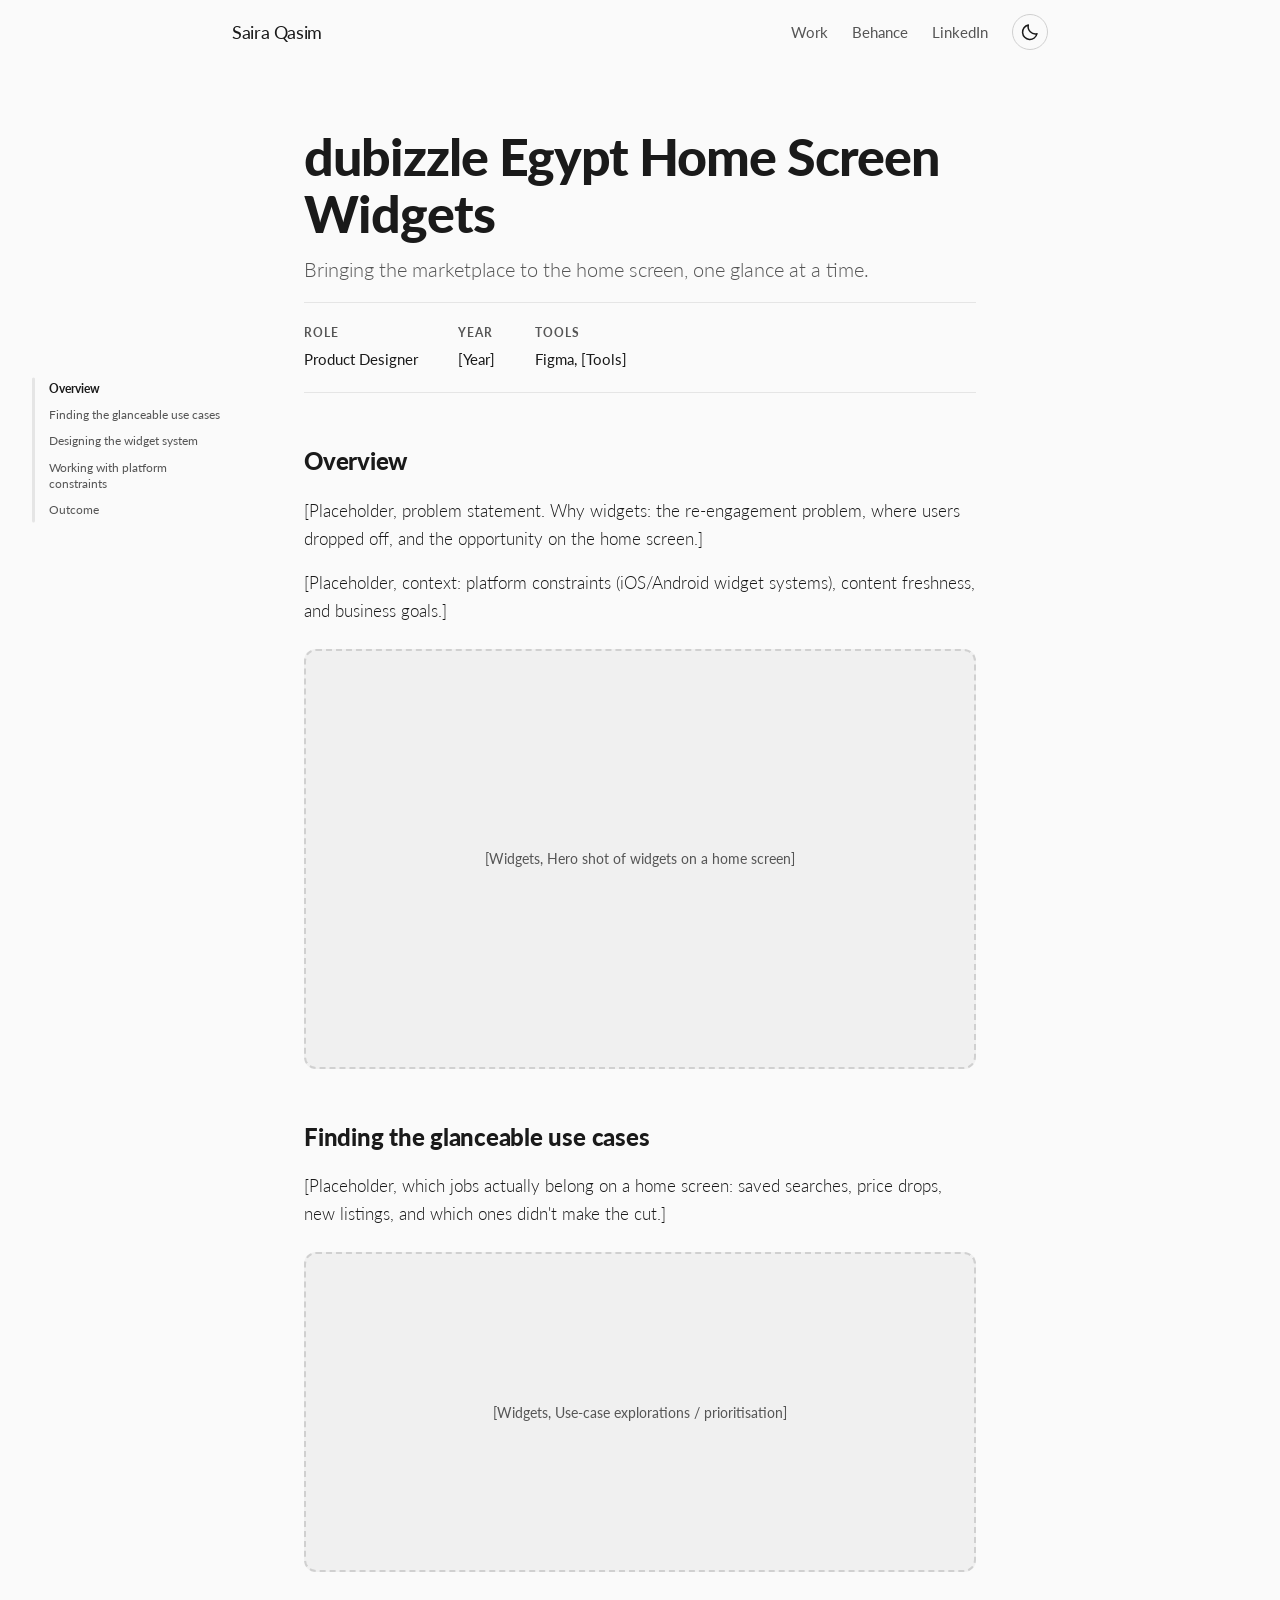
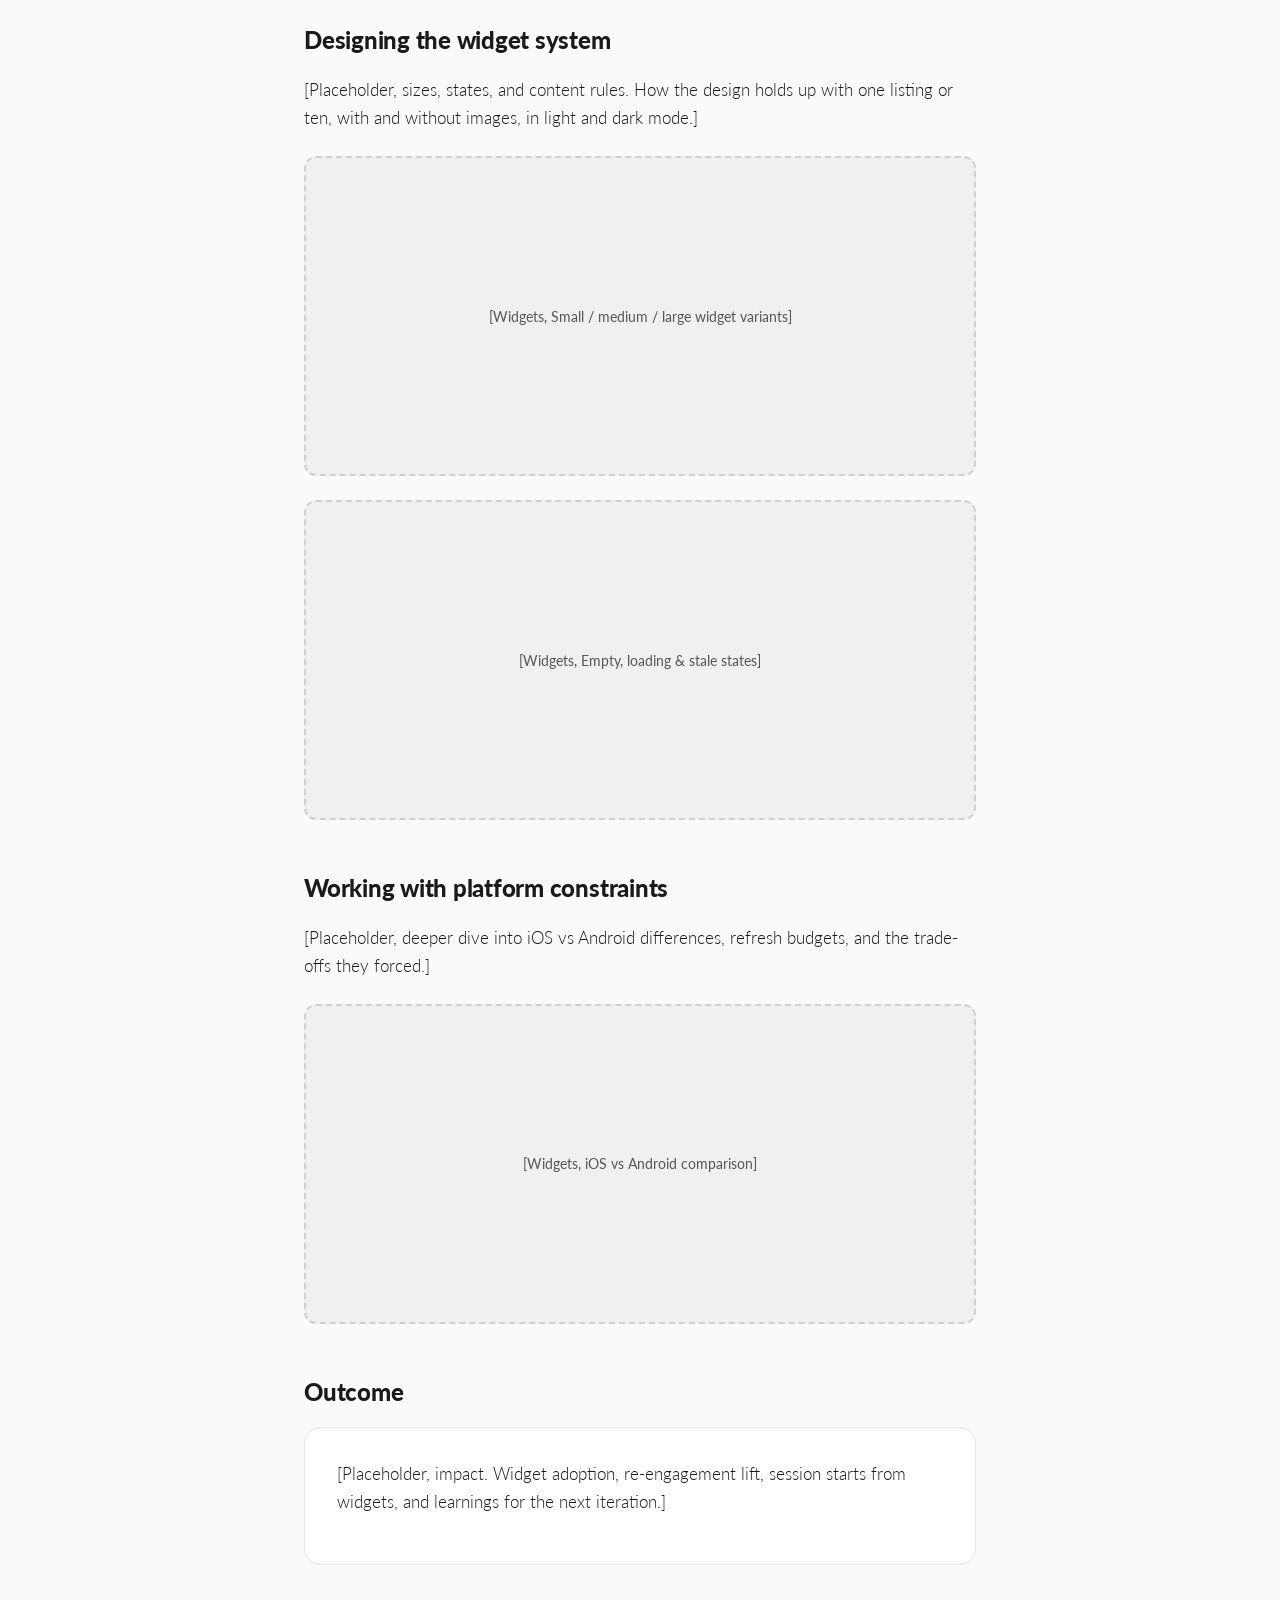
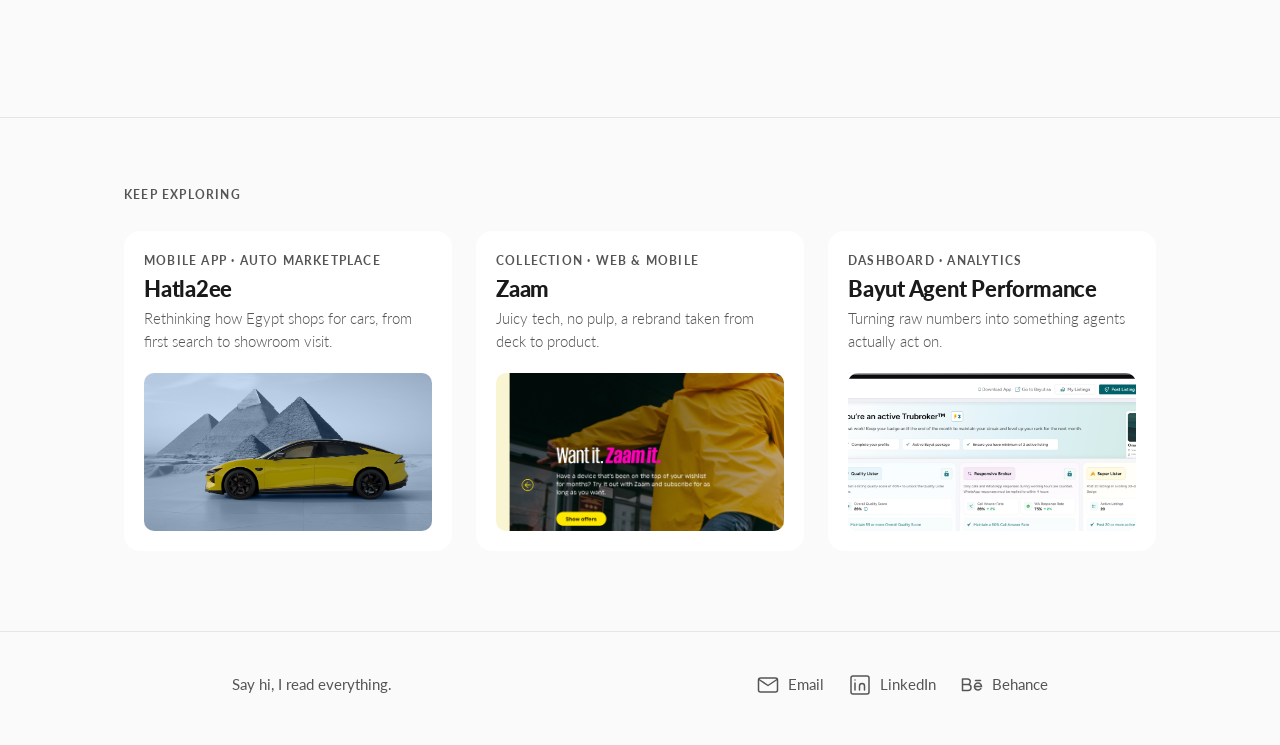
<file: projects/home-screen-widgets.html>
<!DOCTYPE html>
<html lang="en">
<head>
  <meta charset="UTF-8">
  <meta name="viewport" content="width=device-width, initial-scale=1.0">
  <title>dubizzle Egypt Home Screen Widgets, Saira Qasim</title>
  <meta name="description" content="Case study: bringing the dubizzle Egypt marketplace to the home screen through widgets.">
  <!-- Apply saved theme before first paint (prevents flash of wrong theme) -->
  <script>
    (function(){try{var t=localStorage.getItem("theme")||(matchMedia("(prefers-color-scheme: dark)").matches?"dark":"light");document.documentElement.setAttribute("data-theme",t)}catch(e){}})();
  </script>
  <link rel="preconnect" href="https://fonts.googleapis.com">
  <link rel="preconnect" href="https://fonts.gstatic.com" crossorigin>
  <link href="https://fonts.googleapis.com/css2?family=Lato:wght@300;400;700;800;900&display=swap" rel="stylesheet">
  <link rel="stylesheet" href="../styles.css">
</head>
<body>
  <a class="skip-link" href="#main">Skip to content</a>

  <!-- Reading progress: vertical sidebar on desktop, top bar on mobile -->
  <div class="read-progress" aria-hidden="true"><div class="read-progress-fill"></div></div>

  <header class="site-header">
    <div class="wrap">
      <a class="logo" href="../index.html">Saira Qasim</a>
      <nav class="site-nav" aria-label="Main">
        <a href="../index.html#work">Work</a>
        <a href="https://www.behance.net/syraqasim1a912" target="_blank" rel="noopener">Behance</a>
        <a href="https://www.linkedin.com/in/saira-qasim/" target="_blank" rel="noopener">LinkedIn</a>
        <button class="theme-toggle" type="button" aria-label="Switch to dark mode">
          <svg class="icon-moon" viewBox="0 0 20 20" aria-hidden="true">
            <path d="M17 11.7A7.3 7.3 0 0 1 8.3 3 7.3 7.3 0 1 0 17 11.7Z" stroke-linejoin="round"/>
          </svg>
          <svg class="icon-sun" viewBox="0 0 20 20" aria-hidden="true">
            <circle cx="10" cy="10" r="4"/>
            <path d="M10 1v2M10 17v2M1 10h2M17 10h2M3.6 3.6l1.4 1.4M15 15l1.4 1.4M16.4 3.6L15 5M5 15l-1.4 1.4" stroke-linecap="round"/>
          </svg>
        </button>
      </nav>
    </div>
  </header>

  <main id="main">
    <article class="case">

      <!-- ===== Title / summary / meta ===== -->
      <header class="case-header">
        <h1>dubizzle Egypt Home Screen Widgets</h1>
        <p class="case-summary">Bringing the marketplace to the home screen, one glance at a time.</p>
        <dl class="case-meta">
          <div><dt>Role</dt><dd>Product Designer</dd></div>
          <div><dt>Year</dt><dd>[Year]</dd></div>
          <div><dt>Tools</dt><dd>Figma, [Tools]</dd></div>
        </dl>
      </header>

      <!-- ===== Overview / problem statement (placeholder) ===== -->
      <section aria-labelledby="h-overview">
        <h2 id="h-overview">Overview</h2>
        <p>[Placeholder, problem statement. Why widgets: the re-engagement problem, where users dropped off, and the opportunity on the home screen.]</p>
        <p>[Placeholder, context: platform constraints (iOS/Android widget systems), content freshness, and business goals.]</p>
        <div class="img-placeholder img-placeholder--wide">[Widgets, Hero shot of widgets on a home screen]</div>
      </section>

      <!-- ===== Content section 1 ===== -->
      <section aria-labelledby="h-usecases">
        <h2 id="h-usecases">Finding the glanceable use cases</h2>
        <p>[Placeholder, which jobs actually belong on a home screen: saved searches, price drops, new listings, and which ones didn't make the cut.]</p>
        <div class="img-placeholder">[Widgets, Use-case explorations / prioritisation]</div>
      </section>

      <!-- ===== Content section 2 ===== -->
      <section aria-labelledby="h-system">
        <h2 id="h-system">Designing the widget system</h2>
        <p>[Placeholder, sizes, states, and content rules. How the design holds up with one listing or ten, with and without images, in light and dark mode.]</p>
        <div class="img-placeholder">[Widgets, Small / medium / large widget variants]</div>
        <div class="img-placeholder">[Widgets, Empty, loading & stale states]</div>
      </section>

      <!-- ===== Content section 3 ===== -->
      <section aria-labelledby="h-platform">
        <h2 id="h-platform">Working with platform constraints</h2>
        <p>[Placeholder, deeper dive into iOS vs Android differences, refresh budgets, and the trade-offs they forced.]</p>
        <div class="img-placeholder">[Widgets, iOS vs Android comparison]</div>
      </section>

      <!-- ===== Outcome / impact (placeholder metrics) ===== -->
      <section aria-labelledby="h-outcome">
        <h2 id="h-outcome">Outcome</h2>
        <div class="case-outcome">
          <p>[Placeholder, impact. Widget adoption, re-engagement lift, session starts from widgets, and learnings for the next iteration.]</p>
        </div>
      </section>

    </article>

    <!-- ===== Explore other projects ===== -->
    <section class="explore" aria-labelledby="h-explore">
      <div class="wrap">
        <h2 class="section-label" id="h-explore">Keep exploring</h2>
        <div class="bento">
          <a class="card card--md" href="hatla2ee.html">
            <div class="card-text">
              <span class="card-tag">Mobile app · Auto marketplace</span>
              <h3 class="card-title">Hatla2ee</h3>
              <p class="card-desc">Rethinking how Egypt shops for cars, from first search to showroom visit.</p>
            </div>
            <div class="card-media"><img src="../assets/Hatla2ee.png" alt="Hatla2ee, yellow sports car in front of the pyramids of Egypt"></div>
          </a>
          <a class="card card--md" href="zaam.html">
            <div class="card-text">
              <span class="card-tag">Collection · Web &amp; Mobile</span>
              <h3 class="card-title">Zaam</h3>
              <p class="card-desc">Juicy tech, no pulp, a rebrand taken from deck to product.</p>
            </div>
            <div class="card-media"><img src="../assets/Zaam.png" alt="Zaam website banner, Want it. Zaam it."></div>
          </a>
          <a class="card card--md" href="agent-performance.html">
            <div class="card-text">
              <span class="card-tag">Dashboard · Analytics</span>
              <h3 class="card-title">Bayut Agent Performance</h3>
              <p class="card-desc">Turning raw numbers into something agents actually act on.</p>
            </div>
            <div class="card-media"><img src="../assets/Agent%20performance.png" alt="Bayut Agent Performance dashboard on a laptop"></div>
          </a>
        </div>
      </div>
    </section>
  </main>

  <footer class="site-footer">
    <div class="wrap">
      <p class="footer-note">Say hi, I read everything.</p>
      <nav class="footer-links" aria-label="Contact and profiles">
        <a href="mailto:hello@sairaqasim.com">
          <svg viewBox="0 0 24 24" aria-hidden="true">
            <rect x="2.5" y="5" width="19" height="14" rx="2"/>
            <path d="m3 6.5 9 6 9-6" stroke-linecap="round" stroke-linejoin="round"/>
          </svg>
          Email
        </a>
        <a href="https://www.linkedin.com/in/saira-qasim/" target="_blank" rel="noopener">
          <svg viewBox="0 0 24 24" aria-hidden="true">
            <rect x="3" y="3" width="18" height="18" rx="2"/>
            <path d="M7 10v7M7 7v.01M11.5 17v-4a2.5 2.5 0 0 1 5 0v4" stroke-linecap="round"/>
          </svg>
          LinkedIn
        </a>
        <a href="https://www.behance.net/syraqasim1a912" target="_blank" rel="noopener">
          <svg viewBox="0 0 24 24" aria-hidden="true">
            <path d="M2.5 6h5a2.75 2.75 0 0 1 0 5.5h-5V6ZM2.5 11.5h5.5a3 3 0 0 1 0 6H2.5v-6Z" stroke-linejoin="round"/>
            <path d="M14.5 13.5h7a3.5 3.5 0 0 0-7 0 3.5 3.5 0 0 0 6.3 2.1M15.5 7.5h5" stroke-linecap="round"/>
          </svg>
          Behance
        </a>
      </nav>
    </div>
  </footer>

  <script src="../script.js"></script>
</body>
</html>
</file>
<file: styles.css>
/* ==========================================================================
   Saira Qasim, Portfolio
   Home page built to the Figma frame spec (1080 container, 4-col bento).
   ========================================================================== */

/* ---- Theme tokens ---- */
:root {
  --bg: #FAFAFA;
  --text: #1A1A1A;
  --text-soft: #555555;
  --border: #E5E5E5;
  --border-strong: #D0D0D0;
  --card: #FFFFFF;
  --card-fill: #F0F0F0;
  --track: #E5E5E5;

  /* Mockup panel, the Banner fill from the Figma frame */
  --mockup-bg: #F0F5F2;

  /* Per-card media well fills, straight from the Figma frame */
  --well-hatla2ee: #FFFFFF;
  --well-proconnect: #F2FAFC;
  --well-german: #FFF1F2;
  --well-zaam: #FAF0E6;
  --well-behance: #F3F7FF;
}

[data-theme="dark"] {
  --bg: #222222;
  --text: #F0F0F0;
  --text-soft: #A8A8A8;
  --border: #333333;
  --border-strong: #444444;
  --card: #2A2A2A;
  --card-fill: #333333;
  --track: #333333;

  --well-hatla2ee: #333333;
  --well-proconnect: #24333A;
  --well-german: #3A2E30;
  --well-zaam: #37312A;
  --well-behance: #2B3038;

  /* Mockups, images and video sit on this in dark mode */
  --mockup-bg: #2A3536;
}

/* ---- Base ---- */
*,
*::before,
*::after {
  box-sizing: border-box;
}

html {
  scroll-behavior: smooth;
}

body {
  margin: 0;
  font-family: "Lato", -apple-system, "Segoe UI", sans-serif;
  font-weight: 400;
  font-size: 15px;
  line-height: 25px;
  background: var(--bg);
  color: var(--text);
  transition: background-color 0.3s ease, color 0.3s ease;
}

img {
  max-width: 100%;
  display: block;
}

a {
  color: inherit;
}

::selection {
  background: var(--text);
  color: var(--bg);
}

a:focus-visible,
button:focus-visible {
  outline: 2px solid var(--text);
  outline-offset: 3px;
  border-radius: 2px;
}

.skip-link {
  position: absolute;
  left: -9999px;
  top: 0;
  background: var(--text);
  color: var(--bg);
  padding: 0.5rem 1rem;
  z-index: 100;
}

.skip-link:focus {
  left: 1rem;
  top: 1rem;
}

/* 1080 max container with 24px inner padding, matches the frame */
.wrap {
  width: 100%;
  max-width: 1080px;
  margin: 0 auto;
  padding: 0 24px;
}

/* ---- Header (64px, 208px outer padding) ---- */
.site-header {
  position: sticky;
  top: 0;
  z-index: 50;
  height: 64px;
  padding: 0 208px;
  background: var(--bg);
  backdrop-filter: blur(4px);
  -webkit-backdrop-filter: blur(4px);
  transition: background-color 0.3s ease;
}

.site-header .wrap {
  display: flex;
  align-items: center;
  justify-content: space-between;
  height: 64px;
}

.logo {
  font-weight: 400;
  font-size: 18px;
  line-height: 30px;
  letter-spacing: -0.36px;
  color: var(--text);
  text-decoration: none;
}

.site-nav {
  display: flex;
  align-items: center;
  gap: 24px;
}

.site-nav a {
  text-decoration: none;
  font-weight: 400;
  font-size: 15px;
  line-height: 25px;
  color: var(--text-soft);
  transition: color 0.2s ease;
}

.site-nav a:hover {
  color: var(--text);
}

/* Theme toggle, 36px circle, 1px #D0D0D0 */
.theme-toggle {
  appearance: none;
  width: 36px;
  height: 36px;
  padding: 1px 6px;
  border: 1px solid var(--border-strong);
  border-radius: 18px;
  background: transparent;
  color: var(--text);
  cursor: pointer;
  display: inline-flex;
  align-items: center;
  justify-content: center;
  transition: border-color 0.2s ease;
}

.theme-toggle:hover {
  border-color: var(--text);
}

.theme-toggle svg {
  width: 20px;
  height: 20px;
  stroke: currentColor;
  fill: none;
  stroke-width: 1.5;
}

.theme-toggle .icon-sun { display: none; }
.theme-toggle .icon-moon { display: block; }

[data-theme="dark"] .theme-toggle .icon-sun { display: block; }
[data-theme="dark"] .theme-toggle .icon-moon { display: none; }

/* ---- Main: 88px top padding, 48px between sections ---- */
.home-main {
  display: flex;
  flex-direction: column;
  align-items: center;
  padding: 88px 0 0;
  gap: 48px;
}

/* ---- Hero ---- */
.hero {
  display: flex;
  flex-direction: column;
  justify-content: center;
  align-items: center;
  gap: 11.5px;
  width: 100%;
  max-width: 1080px;
  padding: 0 24px;
  text-align: center;
}

.hero .greeting {
  margin: 0;
  font-weight: 400;
  font-size: 16px;
  line-height: 19px;
  color: var(--text);
}

.hero h1 {
  margin: 0;
  font-weight: 800;
  font-size: 72px;
  line-height: 76px;
  letter-spacing: -2.16px;
  color: var(--text);
}

.hero .positioning {
  margin: 0;
  font-weight: 400;
  font-size: 26px;
  line-height: 43px;
  color: var(--text);
}

.hero .role {
  margin: 4.5px 0 0;
  font-weight: 700;
  font-size: 15px;
  line-height: 25px;
  letter-spacing: 1.2px;
  text-transform: uppercase;
  color: var(--text-soft);
}

/* ==========================================================================
   Bento grid, 4 × 252px columns, 24px gaps, 320px rows
   ========================================================================== */
.bento {
  display: grid;
  grid-template-columns: repeat(4, 1fr);
  grid-auto-rows: 320px;
  gap: 24px;
  width: 100%;
  max-width: 1080px;
}

.card {
  display: flex;
  flex-direction: column;
  align-items: flex-start;
  gap: 20px;
  padding: 20px;
  background: var(--card);
  border-radius: 16px;
  text-decoration: none;
  overflow: hidden;
  transition: transform 0.25s ease, box-shadow 0.25s ease,
    background-color 0.3s ease;
}

a.card:hover {
  transform: translateY(-3px);
  box-shadow: 0 8px 24px rgba(0, 0, 0, 0.07);
}

[data-theme="dark"] a.card:hover {
  box-shadow: 0 8px 24px rgba(0, 0, 0, 0.4);
}

/* Span helpers */
.card--w2 { grid-column: span 2; }
.card--h2 { grid-row: span 2; }

/* Text block */
.card-text {
  display: flex;
  flex-direction: column;
  align-items: flex-start;
  width: 100%;
}

.card-tag {
  font-weight: 700;
  font-size: 12px;
  line-height: 20px;
  letter-spacing: 1.2px;
  text-transform: uppercase;
  color: var(--text-soft);
}

.card-title {
  margin: 0;
  font-weight: 900;
  font-size: 22px;
  line-height: 36px;
  letter-spacing: -0.22px;
  color: var(--text);
}

/* Wide cards use the larger title size */
.card--w2 .card-title {
  font-size: 26px;
  line-height: 43px;
  letter-spacing: -0.26px;
}

.card-desc {
  margin: 0;
  font-weight: 300;
  font-size: 15px;
  line-height: 23px;
  color: var(--text-soft);
}

/* Media well, fills the remaining card height */
.card-media {
  flex: 1;
  width: 100%;
  min-height: 0;
  border-radius: 10px;
  background: var(--card-fill);
  position: relative;
  overflow: hidden;
  display: flex;
  align-items: center;
  justify-content: center;
  transition: background-color 0.3s ease;
}

/* Per-card fills from the frame */
.card--hatla2ee .card-media   { background: var(--well-hatla2ee); }
.card--proconnect .card-media { background: var(--well-proconnect); }
.card--german .card-media     { background: var(--well-german); }
.card--zaam .card-media       { background: var(--well-zaam); }
.card--behance .card-media    { background: var(--well-behance); }

.card--behance { gap: 8px; }

.card-media img {
  width: 100%;
  height: 100%;
  object-fit: cover;
}

/* Light / dark artwork pairs, swapped by the theme attribute */
.card-media .art-dark { display: none; }

[data-theme="dark"] .card-media .art-light { display: none; }
[data-theme="dark"] .card-media .art-dark { display: block; }

/* Placeholder label shown until the real asset is dropped in */
.card-media .asset-slot {
  padding: 12px;
  font-size: 12px;
  line-height: 18px;
  font-weight: 400;
  text-align: center;
  color: var(--text-soft);
  border: 1px dashed var(--border-strong);
  border-radius: 8px;
  margin: 12px;
}

/* Photo card, no text, image fills the whole card */
.card--photo {
  padding: 0;
  gap: 0;
}

.card--photo img {
  width: 100%;
  height: 100%;
  object-fit: cover;
}

/* ---- Follow cursor ----
   A pill that trails the pointer over cards carrying data-cursor.
   Only engaged for fine pointers; keyboard and touch keep the normal cursor. */
.cursor-pill {
  position: fixed;
  top: 0;
  left: 0;
  z-index: 200;
  padding: 8px 16px;
  border-radius: 999px;
  background: var(--text);
  color: var(--bg);
  font-size: 13px;
  font-weight: 700;
  line-height: 1;
  letter-spacing: 0.2px;
  white-space: nowrap;
  pointer-events: none;
  opacity: 0;
  /* Position comes from an inline transform set in script.js; only the
     fade is transitioned so the pill tracks the pointer without lag. */
  transition: opacity 0.18s ease;
}

.cursor-pill.is-visible {
  opacity: 1;
}

/* Hide the system cursor only while the pill is doing the work */
body.has-follow-cursor [data-cursor],
body.has-follow-cursor [data-cursor] * {
  cursor: none;
}

@media (hover: none), (pointer: coarse) {
  .cursor-pill { display: none; }
}

/* ---- Bio (below the grid, 684px column, 28/48) ---- */
.bio {
  display: flex;
  flex-direction: column;
  justify-content: flex-end;
  align-items: center;
  width: 100%;
  max-width: 1080px;
  padding: 0 24px;
}

/* width:100% keeps every beat on the same left edge, without it the flex
   centering would shrink the short paragraphs and stagger them. */
.bio p {
  width: 100%;
  max-width: 684px;
  margin: 0;
  font-weight: 300;
  font-size: 28px;
  line-height: 48px;
  color: var(--text);
}

.bio p + p {
  margin-top: 36px;
}

/* Lato ships no 500, so emphasis steps straight from 300 to 700 */
.bio strong {
  font-weight: 700;
}

.bio a {
  color: inherit;
  text-decoration: underline;
  text-underline-offset: 4px;
}

/* ---- Footer ---- */
.site-footer {
  padding: 40px 208px 48px;
  border-top: 1px solid var(--border);
  transition: border-color 0.3s ease;
}

.site-footer .wrap {
  display: flex;
  flex-wrap: wrap;
  justify-content: space-between;
  align-items: flex-start;
  gap: 16px 24px;
}

.footer-note {
  margin: 0;
  font-weight: 400;
  font-size: 15px;
  line-height: 25px;
  color: var(--text-soft);
}

.footer-links {
  display: flex;
  flex-wrap: wrap;
  gap: 0 24px;
}

.footer-links a {
  display: flex;
  align-items: center;
  gap: 8px;
  font-weight: 400;
  font-size: 15px;
  line-height: 25px;
  color: var(--text-soft);
  text-decoration: none;
  transition: color 0.2s ease;
}

.footer-links a:hover {
  color: var(--text);
}

.footer-links svg {
  width: 24px;
  height: 24px;
  stroke: currentColor;
  fill: none;
  stroke-width: 1.5;
  flex: none;
}

/* ==========================================================================
   Case study pages
   ========================================================================== */

/* Plain reading-progress bar. On narrow screens it is a thin bar fixed to
   the top of the viewport; on wide screens the labeled .toc rail replaces
   it entirely (script.js adds .has-toc to <body>). Progress comes from the
   --progress custom property that script.js sets on the root element. */
.read-progress {
  position: fixed;
  z-index: 60;
  left: 1.25rem;
  top: 50%;
  transform: translateY(-50%);
  width: 3px;
  height: 40vh;
  background: var(--track);
  border-radius: 3px;
  overflow: hidden;
}

.read-progress-fill {
  width: 100%;
  height: 100%;
  background: var(--text);
  transform-origin: top;
  transform: scaleY(var(--progress, 0));
}

@media (max-width: 900px) {
  .read-progress {
    left: 0;
    top: 0;
    transform: none;
    width: 100%;
    height: 3px;
    border-radius: 0;
  }

  .read-progress-fill {
    transform-origin: left;
    transform: scaleX(var(--progress, 0));
  }
}

/* ---- Labeled progress rail / table of contents (wide screens) ---- */
.toc {
  display: none;
  position: fixed;
  z-index: 60;
  left: 32px;
  top: 50%;
  transform: translateY(-50%);
  max-width: 190px;
}

@media (min-width: 1200px) {
  body.has-toc .toc { display: flex; gap: 14px; }
  body.has-toc .read-progress { display: none; }
}

.toc-rail {
  flex: none;
  width: 3px;
  border-radius: 3px;
  background: var(--track);
  overflow: hidden;
}

.toc-rail-fill {
  width: 100%;
  height: 100%;
  background: var(--text);
  transform-origin: top;
  transform: scaleY(var(--progress, 0));
}

.toc-list {
  list-style: none;
  margin: 0;
  padding: 0;
  display: flex;
  flex-direction: column;
  gap: 2px;
}

.toc-list a {
  display: block;
  padding: 4px 0;
  font-size: 12px;
  line-height: 1.35;
  font-weight: 400;
  color: var(--text-soft);
  text-decoration: none;
  transition: color 0.15s ease;
}

.toc-list a:hover {
  color: var(--text);
}

.toc-list a.is-active {
  color: var(--text);
  font-weight: 700;
}

/* Figma "Article" frame: 720 max, 63.25px top / 104px bottom, 48px gaps */
.case {
  max-width: 720px;
  margin: 0 auto;
  padding: 64px 24px 104px;
  font-size: 1.0625rem;
  line-height: 1.65;
}

.case-header h1 {
  font-size: clamp(2.25rem, 5vw, 3.25rem);
  font-weight: 900;
  letter-spacing: -0.02em;
  line-height: 1.1;
  margin: 0 0 0.75rem;
}

.case-summary {
  font-size: 1.25rem;
  font-weight: 300;
  color: var(--text-soft);
  margin: 0 0 1.75rem;
  line-height: 1.55;
}

/* Two-tone summary. The Figma uses brand green for the second half; this
   system has no accent colour, so the emphasis is carried by weight. */
.case-summary strong {
  color: var(--text);
  font-weight: 700;
}

/* Numbered cards (01/02/03) */
.pair-grid .num {
  display: block;
  font-size: 0.75rem;
  font-weight: 900;
  letter-spacing: 0.1em;
  color: var(--text-soft);
  margin-bottom: 0.35rem;
}

/* Left-to-right chip flow (lead integration) */
.chip-flow {
  /* Grid, not flex wrap: a fixed column count means the trailing arrow always
     lands between two chips, never pointing off the end of a row. */
  display: grid;
  grid-template-columns: repeat(4, 1fr);
  gap: 0.5rem;
  margin: 1.5rem 0;
  padding: 0;
  list-style: none;
  counter-reset: chip;
}

.chip-flow li {
  position: relative;
  display: flex;
  flex-direction: column;
  align-items: center;
  justify-content: flex-start;
  text-align: center;
  border: 1px solid var(--border-strong);
  border-radius: 10px;
  padding: 0.95rem 0.85rem;
  background: var(--card);
  transition: background-color 0.3s ease, border-color 0.3s ease;
}

/* .chip-flow span (the caption) would otherwise beat .icon-tile on display,
   so the tile has to restate its own centring here. */
.chip-flow .icon-tile {
  display: flex;
  align-items: center;
  justify-content: center;
  flex: 0 0 auto;
  width: 32px;
  height: 32px;
  margin: 0 0 0.6rem;
  border-radius: 8px;
  font-size: 0;
  line-height: 0;
}

.chip-flow .icon-tile svg {
  display: block;
  width: 17px;
  height: 17px;
}

.chip-flow li:not(:last-child)::after {
  content: "→";
  position: absolute;
  right: -0.55rem;
  top: 50%;
  transform: translateY(-50%);
  font-size: 0.8125rem;
  color: var(--text-soft);
  background: var(--bg);
  line-height: 1;
  z-index: 1;
}

/* No arrow on the last chip of a row */
.chip-flow li:nth-child(4n)::after { content: none; }

.chip-flow strong {
  display: block;
  font-size: 0.9375rem;
  font-weight: 700;
  line-height: 1.3;
}

.chip-flow li > span:not(.icon-tile) {
  display: block;
  margin-top: 0.2rem;
  font-size: 0.8125rem;
  font-weight: 300;
  line-height: 1.35;
  color: var(--text-soft);
}

@media (max-width: 700px) {
  .chip-flow { grid-template-columns: repeat(2, 1fr); }
  .chip-flow li:nth-child(4n)::after { content: "→"; }
  .chip-flow li:nth-child(2n)::after { content: none; }
}

.case-meta {
  display: flex;
  flex-wrap: wrap;
  gap: 2.5rem;
  padding: 1.25rem 0;
  border-top: 1px solid var(--border);
  border-bottom: 1px solid var(--border);
  margin-bottom: 3rem;
}

.case-meta div {
  font-size: 0.9375rem;
}

.case-meta dt {
  font-weight: 700;
  text-transform: uppercase;
  letter-spacing: 0.08em;
  font-size: 0.75rem;
  color: var(--text-soft);
  margin: 0 0 0.25rem;
}

.case-meta dd {
  margin: 0;
  font-weight: 400;
}

.case section {
  margin-bottom: 48px;
}

.case h2 {
  font-size: 1.5rem;
  font-weight: 900;
  letter-spacing: -0.01em;
  margin: 0 0 1rem;
  scroll-margin-top: 96px;
}

.case p {
  font-weight: 300;
  margin: 0 0 1rem;
}

.img-placeholder {
  display: flex;
  align-items: center;
  justify-content: center;
  min-height: 320px;
  margin: 1.5rem 0;
  border: 2px dashed var(--border-strong);
  border-radius: 12px;
  background: var(--card-fill);
  color: var(--text-soft);
  font-size: 0.875rem;
  text-align: center;
  padding: 1.5rem;
  transition: background-color 0.3s ease, border-color 0.3s ease;
}

.img-placeholder--wide {
  min-height: 420px;
}

.case-outcome {
  border: 1px solid var(--border);
  border-radius: 16px;
  background: var(--card);
  padding: 2rem;
  transition: background-color 0.3s ease, border-color 0.3s ease;
}

/* ---- Case study content blocks ---- */
.case h3 {
  font-size: 1.125rem;
  font-weight: 700;
  margin: 2rem 0 0.5rem;
}

.case .kicker {
  font-size: 0.75rem;
  font-weight: 700;
  text-transform: uppercase;
  letter-spacing: 0.12em;
  color: var(--text-soft);
  display: block;
  margin: 2.5rem 0 0.25rem;
}

.steps {
  list-style: none;
  counter-reset: step;
  margin: 1.5rem 0;
  padding: 0;
}

.steps li {
  counter-increment: step;
  position: relative;
  padding: 0 0 1.25rem 3rem;
  font-weight: 300;
}

.steps li::before {
  content: counter(step, decimal-leading-zero);
  position: absolute;
  left: 0;
  top: 0.1em;
  font-weight: 900;
  font-size: 0.875rem;
  color: var(--text-soft);
}

.steps li:not(:last-child)::after {
  content: "";
  position: absolute;
  left: 0.8rem;
  top: 1.6em;
  bottom: 0.4em;
  width: 1px;
  background: var(--border);
}

.steps strong {
  display: block;
  font-weight: 700;
}

.callout {
  border-left: 3px solid var(--text);
  padding: 0.75rem 0 0.75rem 1.5rem;
  margin: 2rem 0;
}

.callout p {
  margin: 0;
  font-size: 1.25rem;
  font-weight: 700;
  line-height: 1.45;
}

.callout .kicker {
  margin-top: 0;
}

.table-scroll {
  overflow-x: auto;
  margin: 1.5rem 0;
}

.case-table {
  width: 100%;
  min-width: 560px;
  border-collapse: collapse;
  font-size: 0.9375rem;
}

.case-table th {
  text-align: left;
  font-size: 0.75rem;
  font-weight: 700;
  text-transform: uppercase;
  letter-spacing: 0.08em;
  color: var(--text-soft);
  padding: 0.6rem 1rem 0.6rem 0;
  border-bottom: 1px solid var(--border-strong);
}

.case-table td {
  padding: 0.75rem 1rem 0.75rem 0;
  border-bottom: 1px solid var(--border);
  font-weight: 300;
  vertical-align: top;
}

.case-table td:first-child {
  font-weight: 700;
}

.pair-grid {
  display: grid;
  grid-template-columns: repeat(2, 1fr);
  gap: 1.25rem;
  margin: 1.5rem 0;
}

.pair-grid article {
  border: 1px solid var(--border);
  border-radius: 12px;
  padding: 1.25rem 1.5rem;
  transition: border-color 0.3s ease;
}

.pair-grid h3 {
  margin: 0 0 0.5rem;
  font-size: 1rem;
}

.pair-grid p {
  margin: 0 0 0.5rem;
  font-size: 0.9375rem;
}

.pair-grid p:last-child {
  margin-bottom: 0;
}

.before-after {
  display: grid;
  grid-template-columns: repeat(2, 1fr);
  gap: 1.25rem;
  margin: 1.5rem 0;
}

.before-after > div {
  border: 1px solid var(--border);
  border-radius: 12px;
  padding: 1.25rem 1.5rem;
}

.before-after .kicker {
  margin-top: 0;
}

.before-after blockquote {
  margin: 0.5rem 0 0;
  font-weight: 300;
  font-style: italic;
  color: var(--text-soft);
}

.stat-grid {
  display: grid;
  grid-template-columns: repeat(2, 1fr);
  gap: 1.25rem;
  margin-top: 1.5rem;
}

.stat-grid article h3 {
  margin: 0 0 0.35rem;
  font-size: 1.0625rem;
}

.stat-grid article p {
  margin: 0;
  font-size: 0.9375rem;
  color: var(--text-soft);
}

@media (max-width: 620px) {
  .pair-grid,
  .before-after,
  .stat-grid {
    grid-template-columns: 1fr;
  }
}

/* ---- Case study figures ---- */
.case figure {
  margin: 2rem 0;
}

/* Everything stays inside the 720px article frame (.figure--wide kept
   as a legacy class; it no longer breaks out of the column). */
.case figure img,
.case figure video {
  width: 100%;
  height: auto;
  display: block;
  border-radius: 12px;
}

/* No wrapper panel, the mockup's own panel is recoloured instead, via a
   dark variant of each export (see assets/proconnect/*-dark.png). */
.media-holder,
.video-holder {
  line-height: 0;
}

/* Light / dark artwork pairs inside case studies */
.case figure .art-dark { display: none; }

[data-theme="dark"] .case figure .art-light { display: none; }
[data-theme="dark"] .case figure .art-dark { display: block; }

/* ---- Device mockup, rebuilt from the Figma frame ----
   No exported panel: the panel, the phone body and its shadow are all drawn
   in CSS to the Figma spec (Banner 720×622 · phone 270×563.66 · screen
   252×546), so the panel colour is a real token and swaps cleanly by theme.
   Percentages keep every part in proportion as the column resizes. */
.device {
  position: relative;
  width: 100%;
  aspect-ratio: 720 / 622;
  background: var(--mockup-bg);
  border-radius: 12px;
  overflow: hidden;
  transition: background-color 0.3s ease;
}

.device-phone {
  position: absolute;
  left: 50%;
  top: var(--phone-top, 50%);
  transform: translate(-50%, var(--phone-shift, -50%));
  width: 37.5%;                      /* 270 / 720 */
  aspect-ratio: 270 / 563.66;
  /* Percentage padding resolves against the PANEL's width, not the phone's,
     so the 9px bezel is 9/720 of the panel, not 9/270 of the phone. */
  padding: 1.25%;
  box-sizing: border-box;
  border-radius: 16.296% / 7.806%;   /* 44px on 270 × 563.66 */
  background: linear-gradient(150deg, #1A1D1B 0%, #333834 100%);
  box-shadow: 0 45px 86px -35px rgba(16, 42, 28, 0.5);
}

/* Scoped through .case figure so it outranks the base
   `.case figure video { width:100%; height:auto }` rule. */
.case figure .device-phone > video,
.case figure .device-phone > img {
  display: block;
  width: 100%;
  height: 100%;
  object-fit: cover;
  border-radius: 14.286% / 6.593%;   /* 36px on 252 × 546 */
  background: #000;
}

/* ---- Icon tiles on cards ---- */
.icon-tile {
  display: inline-flex;
  align-items: center;
  justify-content: center;
  width: 40px;
  height: 40px;
  margin-bottom: 0.85rem;
  border: 1px solid var(--border);
  border-radius: 10px;
  background: var(--card-fill);
  color: var(--text);
  transition: background-color 0.3s ease, border-color 0.3s ease;
}

.icon-tile svg {
  width: 20px;
  height: 20px;
}

/* ---- Inline chip row (attachments, property cards, …) ---- */
.chip-row {
  display: flex;
  flex-wrap: wrap;
  gap: 0.5rem;
  margin: 1.25rem 0 0;
  padding: 0;
  list-style: none;
}

.chip-row li {
  display: inline-flex;
  align-items: center;
  gap: 0.5rem;
  padding: 0.5rem 0.85rem;
  border: 1px solid var(--border-strong);
  border-radius: 999px;
  font-size: 0.875rem;
  font-weight: 400;
  background: var(--card);
  transition: background-color 0.3s ease, border-color 0.3s ease;
}

.chip-row svg {
  width: 16px;
  height: 16px;
  flex: none;
}

.case figcaption {
  margin-top: 0.75rem;
  font-size: 0.875rem;
  font-weight: 300;
  line-height: 1.5;
  color: var(--text-soft);
}

/* Videos autoplay muted, so each gets a sound toggle sitting over the
   bottom-right of the frame (inside .video-holder, added by script.js so it
   doesn't overlap the caption). */
.video-holder {
  position: relative;
  line-height: 0;
}

.video-sound {
  position: absolute;
  right: 12px;
  bottom: 12px;
  width: 38px;
  height: 38px;
  display: inline-flex;
  align-items: center;
  justify-content: center;
  padding: 0;
  border: 1px solid rgba(255, 255, 255, 0.35);
  border-radius: 50%;
  background: rgba(0, 0, 0, 0.55);
  color: #FFFFFF;
  cursor: pointer;
  backdrop-filter: blur(6px);
  -webkit-backdrop-filter: blur(6px);
  transition: background-color 0.2s ease, border-color 0.2s ease;
}

.video-sound:hover {
  background: rgba(0, 0, 0, 0.75);
  border-color: rgba(255, 255, 255, 0.7);
}

.video-sound svg {
  width: 19px;
  height: 19px;
}

/* Opening video sits between the summary and the meta row, full column width. */
.case-hero {
  margin: 1.75rem 0 0;
}

/* ---- Back to top ---- */
.to-top {
  position: fixed;
  right: 28px;
  bottom: 28px;
  z-index: 70;
  width: 44px;
  height: 44px;
  display: inline-flex;
  align-items: center;
  justify-content: center;
  padding: 0;
  border: 1px solid var(--border-strong);
  border-radius: 50%;
  background: var(--card);
  color: var(--text);
  cursor: pointer;
  opacity: 0;
  visibility: hidden;
  transform: translateY(8px);
  transition: opacity 0.2s ease, transform 0.2s ease,
    visibility 0.2s ease, border-color 0.2s ease;
  box-shadow: 0 4px 16px rgba(0, 0, 0, 0.1);
}

[data-theme="dark"] .to-top {
  box-shadow: 0 4px 16px rgba(0, 0, 0, 0.5);
}

.to-top.is-visible {
  opacity: 1;
  visibility: visible;
  transform: translateY(0);
}

.to-top:hover {
  border-color: var(--text);
}

.to-top svg {
  width: 20px;
  height: 20px;
}

@media (max-width: 620px) {
  .to-top {
    right: 16px;
    bottom: 16px;
  }
}

/* ---- Flow diagrams ----
   Monochrome rebuild of the Figma user-journey boards. Node roles are
   carried by fill and border weight, not colour. */
/* The staged diagram is wider than the 720 article column, so it scrolls
   sideways inside .flow. .flow-wrap carries the affordances: a fade on the
   right edge, a nudge button, and a hint line. script.js toggles
   .can-scroll-right / .can-scroll-left as the reader scrolls. */
.flow-wrap {
  position: relative;
  margin: 2rem 0;
}

/* No CSS scroll-behavior here, the nudge button animates via scrollBy(),
   and having both fight each other stops the scroll from moving at all. */
.flow {
  width: 100%;
  margin: 0;
  overflow-x: auto;
  padding-bottom: 0.75rem;
}

/* Edge fades, only drawn on the side that has more content */
.flow-wrap::before,
.flow-wrap::after {
  content: "";
  position: absolute;
  top: 0;
  bottom: 1.75rem;
  width: 56px;
  pointer-events: none;
  opacity: 0;
  transition: opacity 0.2s ease;
  z-index: 1;
}

.flow-wrap::after {
  right: 0;
  background: linear-gradient(to right, transparent, var(--bg) 85%);
}

.flow-wrap::before {
  left: 0;
  background: linear-gradient(to left, transparent, var(--bg) 85%);
}

.flow-wrap.can-scroll-right::after,
.flow-wrap.can-scroll-left::before {
  opacity: 1;
}

/* Nudge button, sitting on top of the right fade */
.flow-next {
  position: absolute;
  right: 6px;
  top: 50%;
  transform: translateY(-50%);
  z-index: 2;
  width: 36px;
  height: 36px;
  display: none;
  align-items: center;
  justify-content: center;
  padding: 0;
  border: 1px solid var(--border-strong);
  border-radius: 50%;
  background: var(--card);
  color: var(--text);
  cursor: pointer;
  transition: border-color 0.2s ease, transform 0.2s ease;
}

.flow-wrap.can-scroll-right .flow-next {
  display: inline-flex;
}

.flow-next:hover {
  border-color: var(--text);
  transform: translateY(-50%) translateX(2px);
}

.flow-next svg {
  width: 18px;
  height: 18px;
}

.flow-hint {
  margin: 0.75rem 0 0;
  font-size: 0.8125rem;
  font-weight: 300;
  line-height: 1.5;
  color: var(--text-soft);
  display: none;
}

.flow-wrap.can-scroll .flow-hint {
  display: block;
}

.flow-legend {
  display: flex;
  flex-wrap: wrap;
  gap: 1.25rem;
  margin-bottom: 1.25rem;
  font-size: 0.75rem;
  font-weight: 700;
  text-transform: uppercase;
  letter-spacing: 0.08em;
  color: var(--text-soft);
}

.flow-legend span {
  display: inline-flex;
  align-items: center;
  gap: 0.5rem;
}

.flow-legend span::before {
  content: "";
  width: 14px;
  height: 14px;
  border-radius: 3px;
  border: 1px solid var(--text);
}

.flow-legend .lg-screen::before { background: var(--card); }
.flow-legend .lg-decision::before { background: var(--text); }
.flow-legend .lg-system::before { border-style: dashed; background: transparent; }

/* Staged columns (website journey), scrolls sideways inside the 720 frame */
.flow-track {
  display: flex;
  align-items: flex-start;
  gap: 0;
  min-width: 880px;
}

.flow-stage {
  flex: 1;
  min-width: 168px;
  padding-right: 1.75rem;
  position: relative;
}

.flow-stage:not(:last-child)::after {
  content: "";
  position: absolute;
  right: 0.75rem;
  top: 2.6rem;
  width: 8px;
  height: 8px;
  border-top: 1px solid var(--border-strong);
  border-right: 1px solid var(--border-strong);
  transform: rotate(45deg);
}

.flow-stage > h4 {
  margin: 0 0 0.75rem;
  font-size: 0.6875rem;
  font-weight: 900;
  text-transform: uppercase;
  letter-spacing: 0.12em;
  color: var(--text-soft);
}

.flow-node {
  display: block;
  padding: 0.6rem 0.75rem;
  margin-bottom: 0.5rem;
  border: 1px solid var(--border-strong);
  border-radius: 6px;
  background: var(--card);
  font-size: 0.8125rem;
  font-weight: 400;
  line-height: 1.35;
  transition: background-color 0.3s ease, border-color 0.3s ease;
}

.flow-node--decision {
  background: var(--text);
  color: var(--bg);
  border-color: var(--text);
  font-weight: 700;
}

.flow-node--system {
  border-style: dashed;
  background: transparent;
  color: var(--text-soft);
  font-weight: 300;
}

/* Nested tree (mobile IA) */
.flow-tree,
.flow-tree ul {
  list-style: none;
  margin: 0;
  padding: 0;
}

.flow-tree {
  min-width: 0;
  columns: 2;
  column-gap: 2rem;
}

.flow-tree > li {
  break-inside: avoid;
  margin-bottom: 1.5rem;
}

.flow-tree > li > .flow-node {
  font-weight: 700;
}

.flow-tree ul {
  margin: 0.5rem 0 0 0.85rem;
  padding-left: 0.9rem;
  border-left: 1px solid var(--border);
}

.flow-tree ul .flow-node {
  font-size: 0.78125rem;
  padding: 0.45rem 0.65rem;
}

@media (max-width: 700px) {
  .flow-tree { columns: 1; }
}

/* ---- Explore other projects (case study pages) ---- */
.explore {
  border-top: 1px solid var(--border);
  padding: 4rem 0 5rem;
  transition: border-color 0.3s ease;
}

.section-label {
  font-size: 12px;
  font-weight: 700;
  text-transform: uppercase;
  letter-spacing: 1.2px;
  color: var(--text-soft);
  margin: 0 0 1.5rem;
}

.explore .bento {
  grid-template-columns: repeat(3, 1fr);
  grid-auto-rows: 320px;
}

.explore .card--md {
  grid-column: span 1;
}

/* ==========================================================================
   Responsive
   ========================================================================== */

@media (max-width: 1200px) {
  .site-header,
  .site-footer {
    padding-left: 24px;
    padding-right: 24px;
  }
}

@media (max-width: 900px) {
  .home-main {
    padding-top: 56px;
    gap: 40px;
  }

  .hero h1 {
    font-size: 52px;
    line-height: 58px;
    letter-spacing: -1.5px;
  }

  .hero .positioning {
    font-size: 22px;
    line-height: 34px;
  }

  .bento {
    grid-template-columns: repeat(2, 1fr);
  }

  .card--w2 { grid-column: span 2; }
  .card--h2 { grid-row: span 1; }

  .explore .bento {
    grid-template-columns: repeat(2, 1fr);
  }

  .bio p {
    font-size: 22px;
    line-height: 38px;
  }
}

@media (max-width: 620px) {
  .hero h1 {
    font-size: 40px;
    line-height: 46px;
    letter-spacing: -1px;
  }

  .hero .positioning {
    font-size: 19px;
    line-height: 30px;
  }

  .bento,
  .explore .bento {
    grid-template-columns: 1fr;
    grid-auto-rows: 300px;
  }

  .card--w2,
  .card--h2 {
    grid-column: span 1;
    grid-row: span 1;
  }

  .site-nav {
    gap: 16px;
  }

  .bio p {
    font-size: 19px;
    line-height: 32px;
  }

  .case {
    padding-top: 2.5rem;
  }

  .case-meta {
    gap: 1.5rem;
  }
}

@media (prefers-reduced-motion: reduce) {
  html {
    scroll-behavior: auto;
  }

  *,
  *::before,
  *::after {
    transition-duration: 0.01ms !important;
  }
}
</file>
